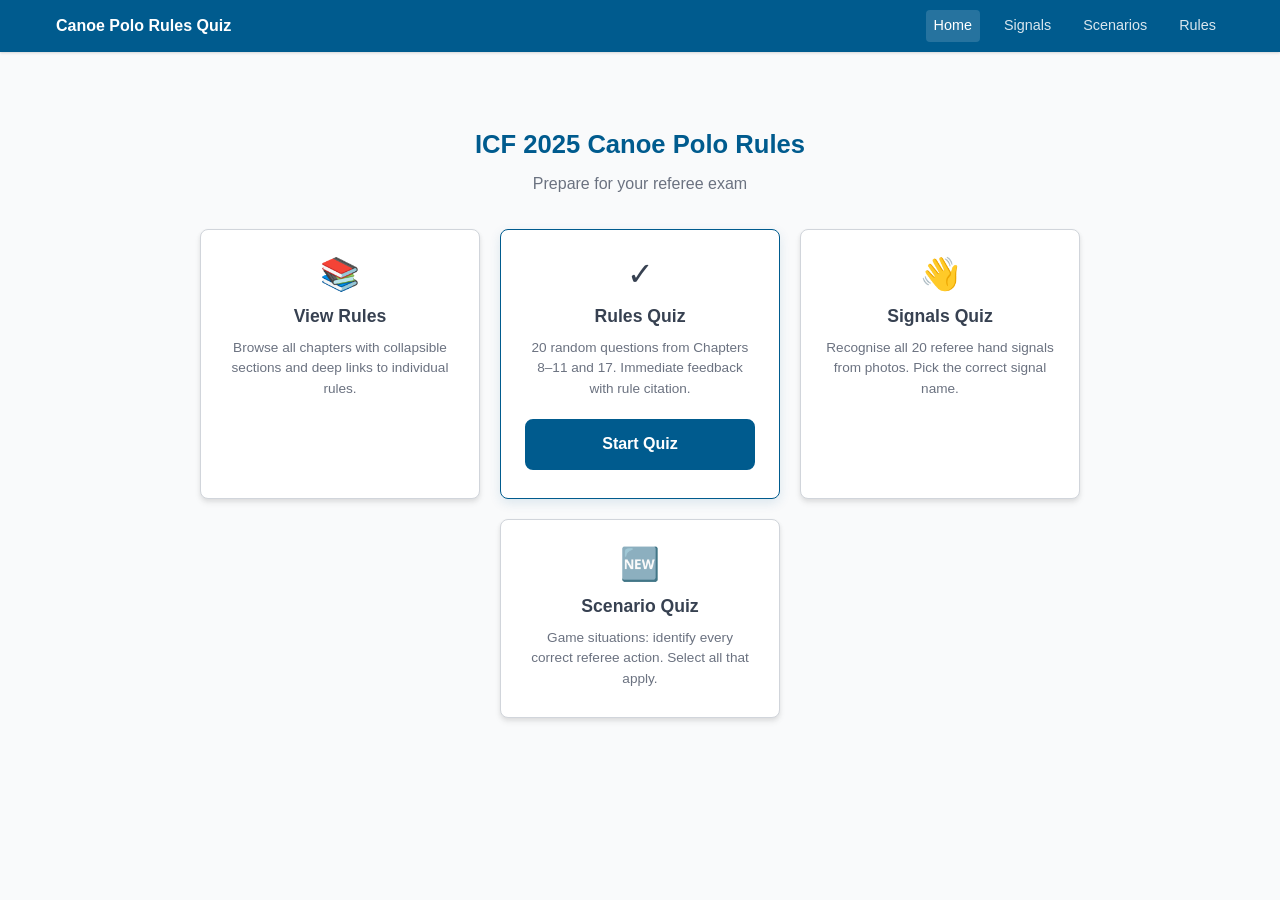
<file: docs/index.html>
<!DOCTYPE html>
<html lang="en">
<head>
  <meta charset="UTF-8">
  <meta name="viewport" content="width=device-width, initial-scale=1.0">
  <title>Canoe Polo Rules Quiz</title>
  <link rel="icon" type="image/svg+xml" href="favicon.svg">
  <link rel="icon" type="image/png" sizes="32x32" href="favicon-32.png">
  <link rel="apple-touch-icon" href="apple-touch-icon.png">
  <link rel="manifest" href="manifest.json">
  <meta name="theme-color" content="#005b8e">
  <meta name="apple-mobile-web-app-capable" content="yes">
  <link rel="stylesheet" href="shared.css">
  <link rel="stylesheet" href="quiz.css">
</head>
<body>
  <header class="site-header">
    <div class="header-inner">
      <a href="index.html" class="logo">Canoe Polo Rules Quiz</a>
      <nav class="site-nav">
        <a href="index.html" class="active">Home</a>
        <a href="signals.html">Signals</a>
        <a href="scenario.html">Scenarios</a>
        <a href="rules.html">Rules</a>
      </nav>
    </div>
  </header>

  <main class="quiz-main" id="quizMain">

    <!-- Start / Home screen -->
    <div id="screenStart" class="screen screen-home">
      <h1 class="home-title">ICF 2025 Canoe Polo Rules</h1>
      <p class="home-subtitle">Prepare for your referee exam</p>
      <div class="home-panels">

        <a href="rules.html" class="home-panel home-panel-link">
          <div class="panel-icon">&#128218;</div>
          <h2>View Rules</h2>
          <p>Browse all chapters with collapsible sections and deep links to individual rules.</p>
        </a>

        <div class="home-panel home-panel-primary">
          <div class="panel-icon">&#10003;</div>
          <h2>Rules Quiz</h2>
          <p>20 random questions from Chapters 8–11 and 17. Immediate feedback with rule citation.</p>
          <button class="btn btn-primary btn-lg" id="btnStart">Start Quiz</button>
        </div>

        <a href="signals.html" class="home-panel home-panel-link">
          <div class="panel-icon">&#128075;</div>
          <h2>Signals Quiz</h2>
          <p>Recognise all 20 referee hand signals from photos. Pick the correct signal name.</p>
        </a>

        <a href="scenario.html" class="home-panel home-panel-link">
          <div class="panel-icon">&#127381;</div>
          <h2>Scenario Quiz</h2>
          <p>Game situations: identify every correct referee action. Select all that apply.</p>
        </a>

      </div>
    </div>

    <!-- Question screen -->
    <div id="screenQuestion" class="screen screen-question" hidden>
      <div class="quiz-progress">
        <div class="progress-text">
          Question <span id="qNum">1</span> of <span id="qTotal">20</span>
        </div>
        <div class="progress-bar" role="progressbar" aria-valuenow="0" aria-valuemin="0" aria-valuemax="20">
          <div class="progress-fill" id="progressFill"></div>
        </div>
      </div>

      <div class="card question-card">
        <div class="question-meta" id="questionMeta"></div>
        <p class="question-text" id="questionText"></p>
        <ul class="options-list" id="optionsList" role="radiogroup" aria-label="Answer options"></ul>
      </div>
    </div>

    <!-- Feedback screen -->
    <div id="screenFeedback" class="screen screen-feedback" hidden>
      <div class="quiz-progress">
        <div class="progress-text">
          Question <span id="fbQNum">1</span> of <span id="fbQTotal">20</span>
        </div>
        <div class="progress-bar">
          <div class="progress-fill" id="fbProgressFill"></div>
        </div>
      </div>

      <div class="card feedback-card" id="feedbackCard">
        <div class="feedback-result" id="feedbackResult"></div>
        <p class="feedback-explanation" id="feedbackExplanation"></p>
        <a class="feedback-rule-link" id="feedbackRuleLink" href="#" target="_blank" rel="noopener" hidden>
          View Rule <span id="feedbackRuleNum"></span> &rarr;
        </a>
      </div>

      <div class="feedback-actions">
        <button class="btn btn-primary" id="btnNext">Next Question</button>
      </div>
    </div>

    <!-- End screen -->
    <div id="screenEnd" class="screen screen-end" hidden>
      <div class="card end-card">
        <h2>Quiz Complete!</h2>
        <div class="score-display">
          <span class="score-fraction" id="scoreFraction"></span>
          <span class="score-percent" id="scorePercent"></span>
        </div>
        <p class="score-message" id="scoreMessage"></p>
        <div class="end-actions">
          <button class="btn btn-primary btn-lg" id="btnRestart">Try Again</button>
          <a class="btn btn-secondary btn-lg" href="rules.html">View Rules</a>
        </div>
      </div>
    </div>

  </main>

  <script src="quiz.js"></script>

  <div id="swUpdateBanner" hidden>
    <span>New version available.</span>
    <button id="swUpdateReload">Reload</button>
  </div>
  <script>
    if ('serviceWorker' in navigator) {
      navigator.serviceWorker.register('/CanoePoloRules/sw.js').then(reg => {
        reg.addEventListener('updatefound', () => {
          const newWorker = reg.installing;
          newWorker.addEventListener('statechange', () => {
            if (newWorker.state === 'installed' && navigator.serviceWorker.controller) {
              document.getElementById('swUpdateBanner').hidden = false;
            }
          });
        });
      });
      document.getElementById('swUpdateReload').addEventListener('click', () => {
        navigator.serviceWorker.getRegistration().then(reg => {
          if (reg && reg.waiting) reg.waiting.postMessage({ type: 'SKIP_WAITING' });
        });
        window.location.reload();
      });
    }
  </script>
</body>
</html>
</file>
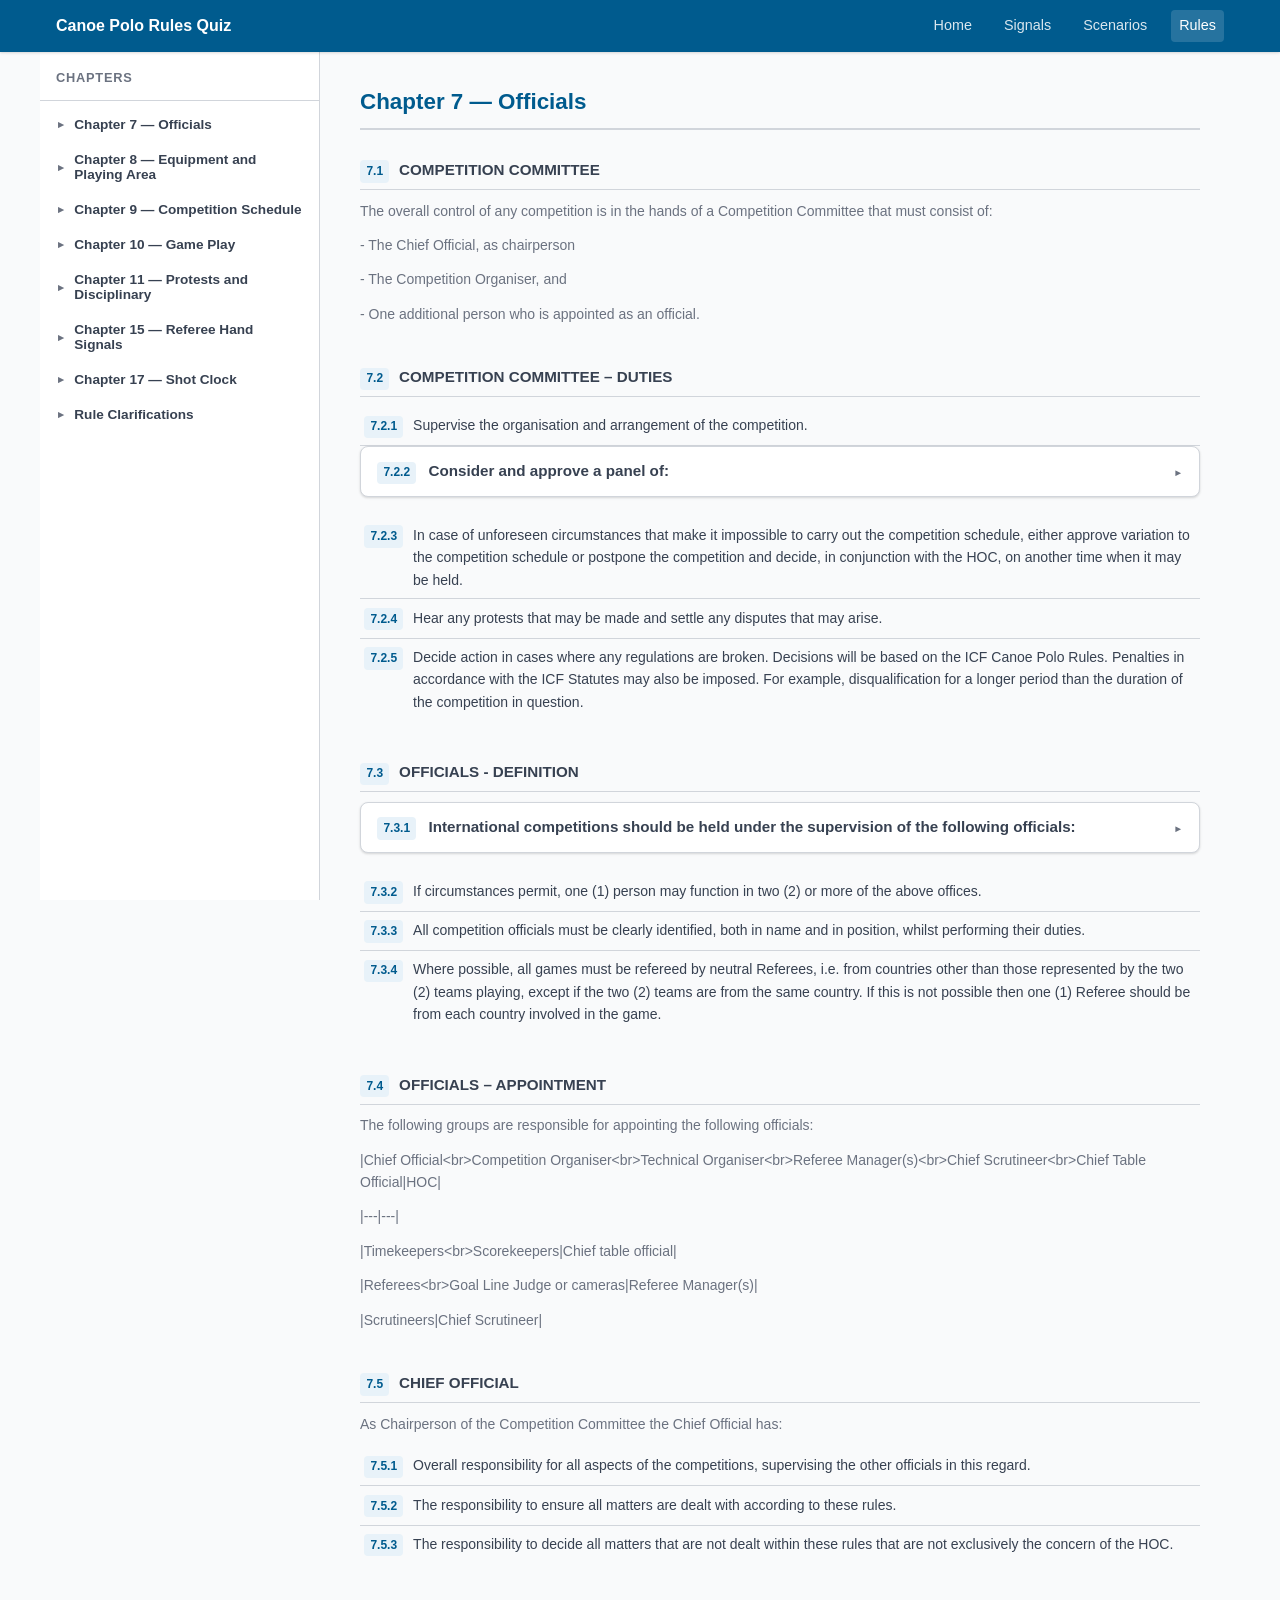
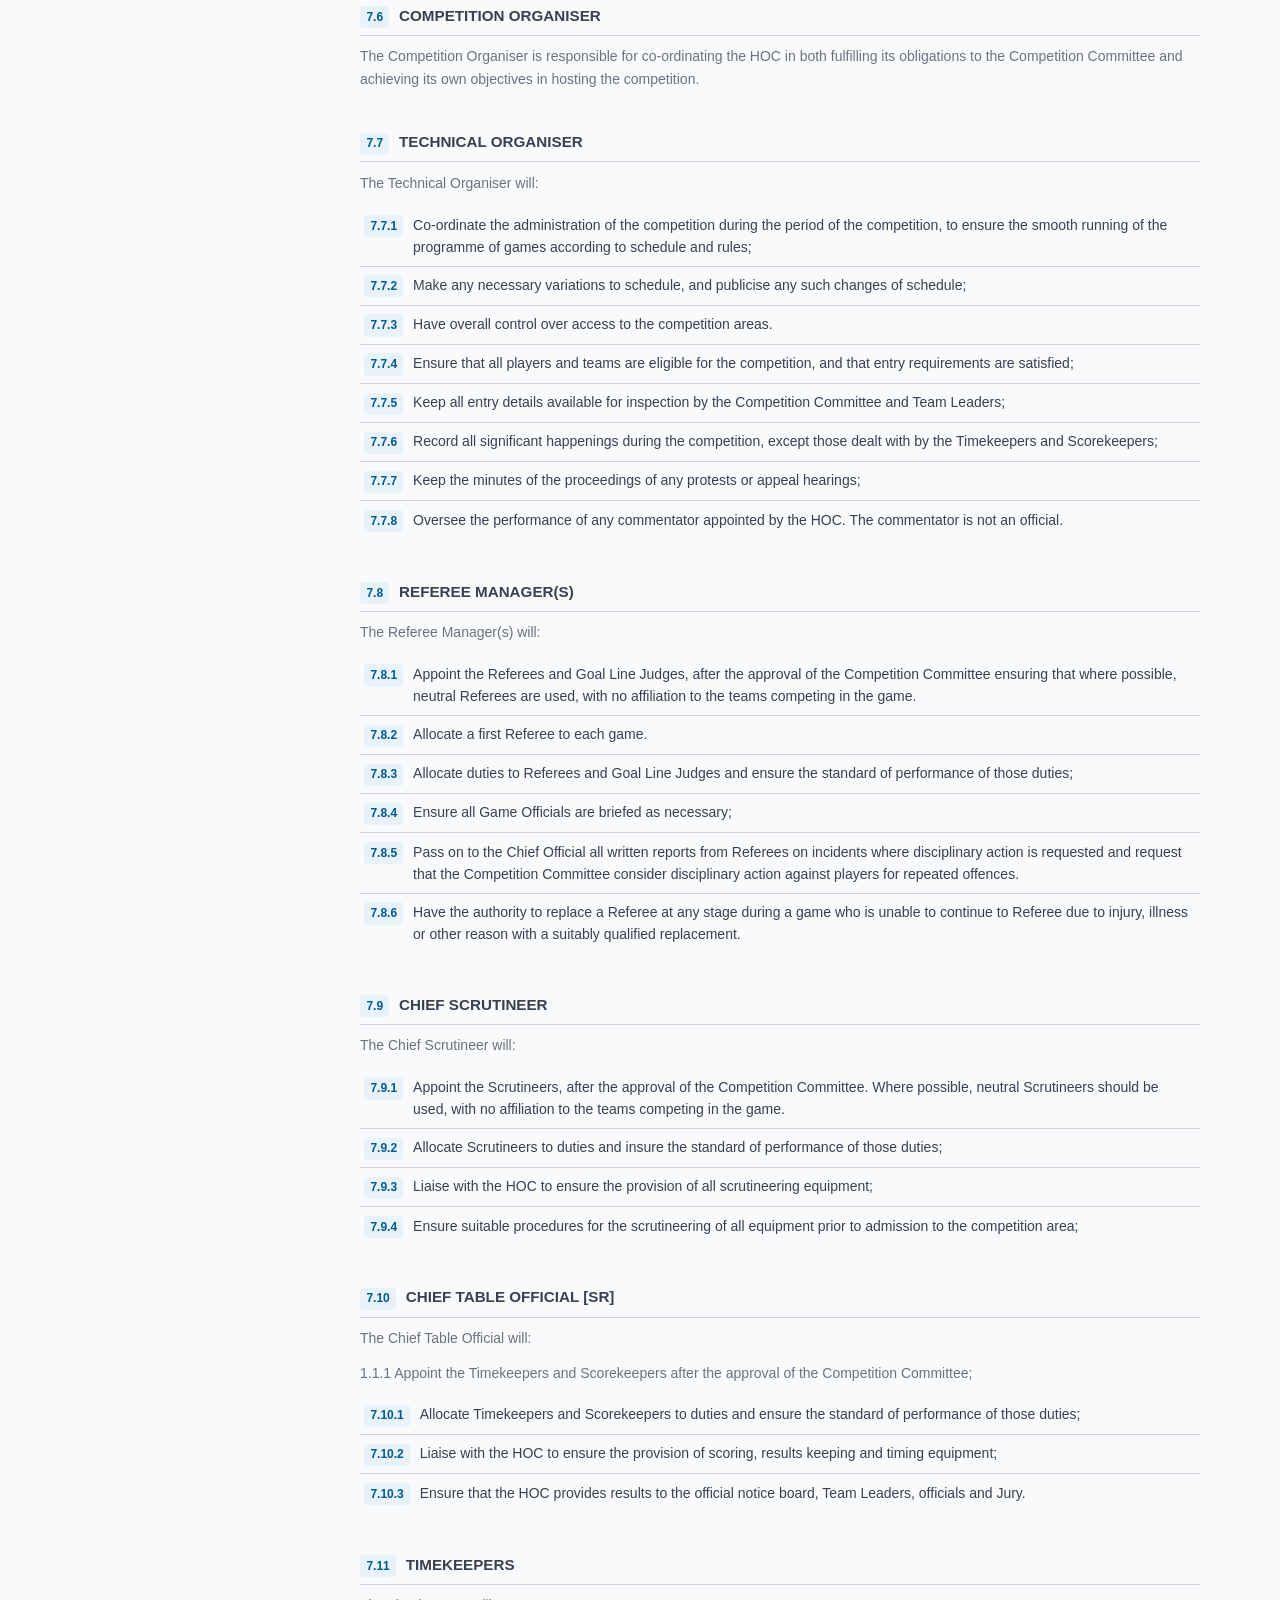
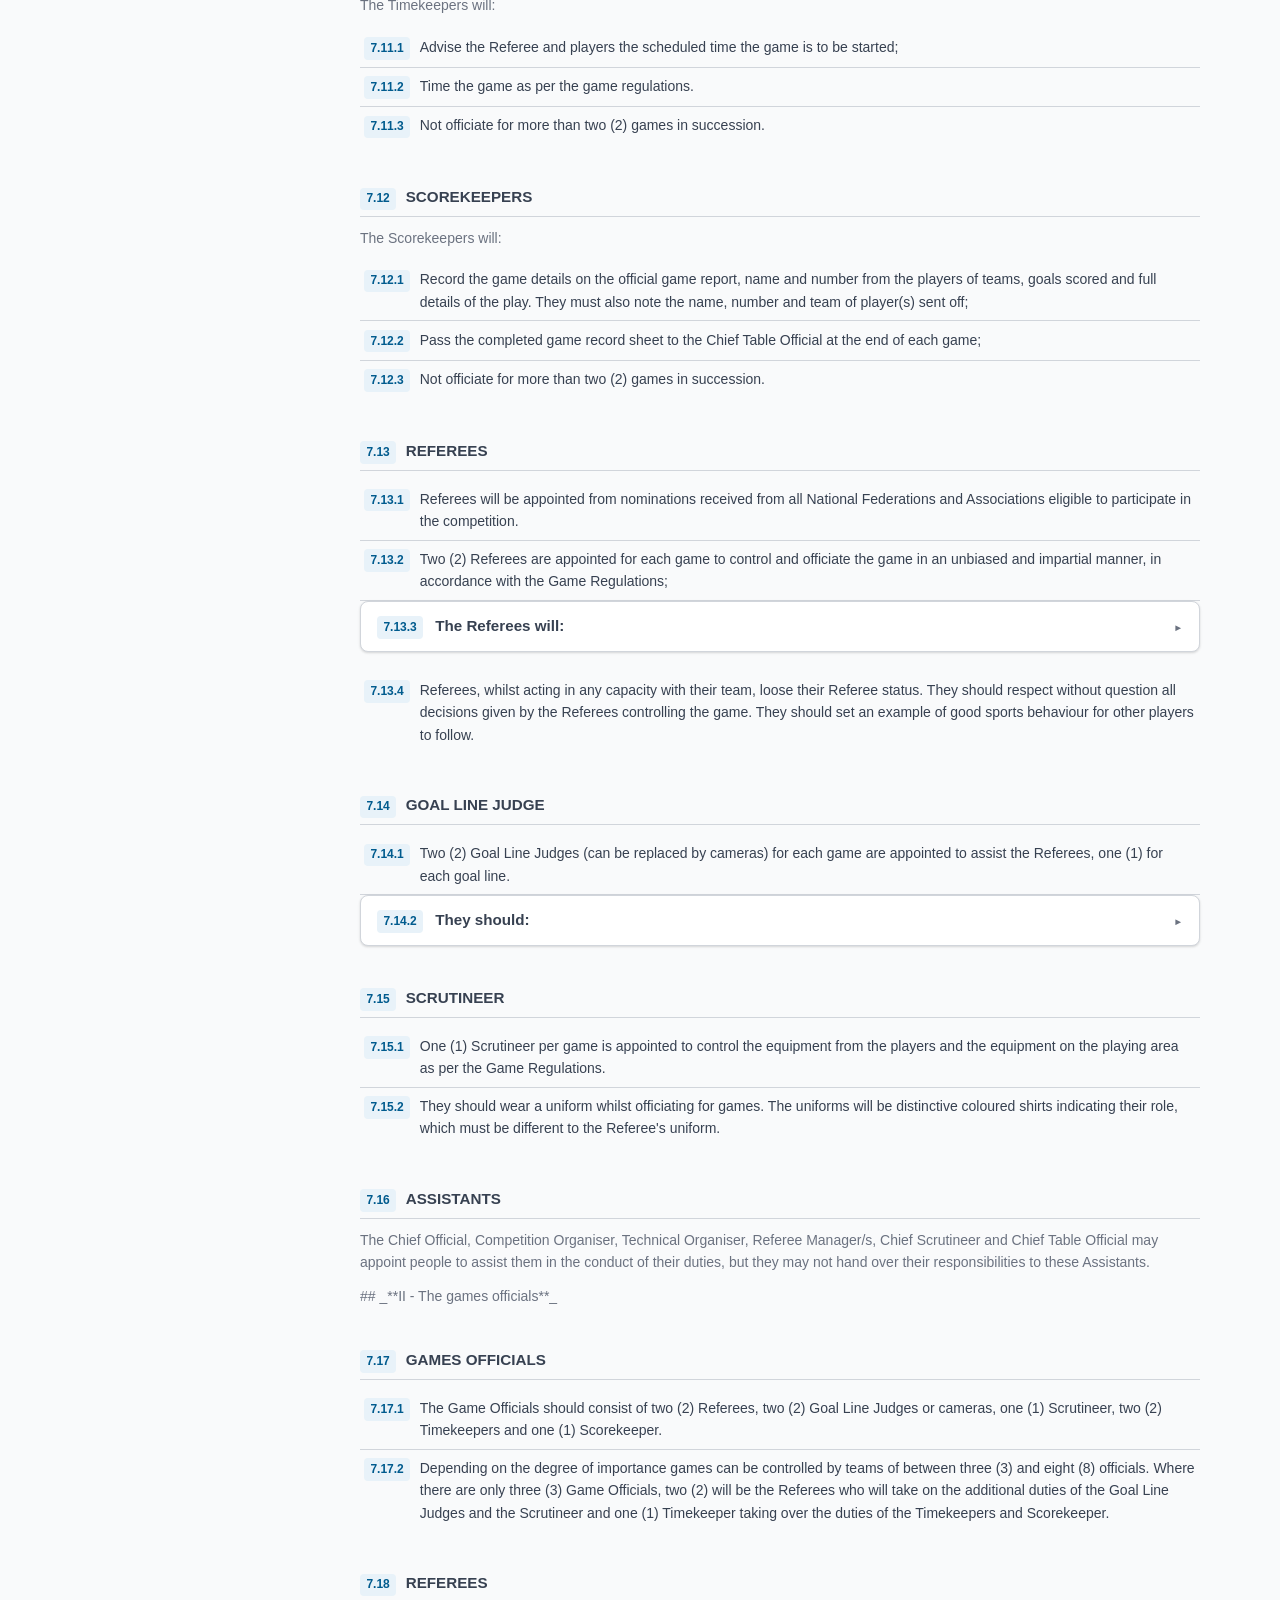
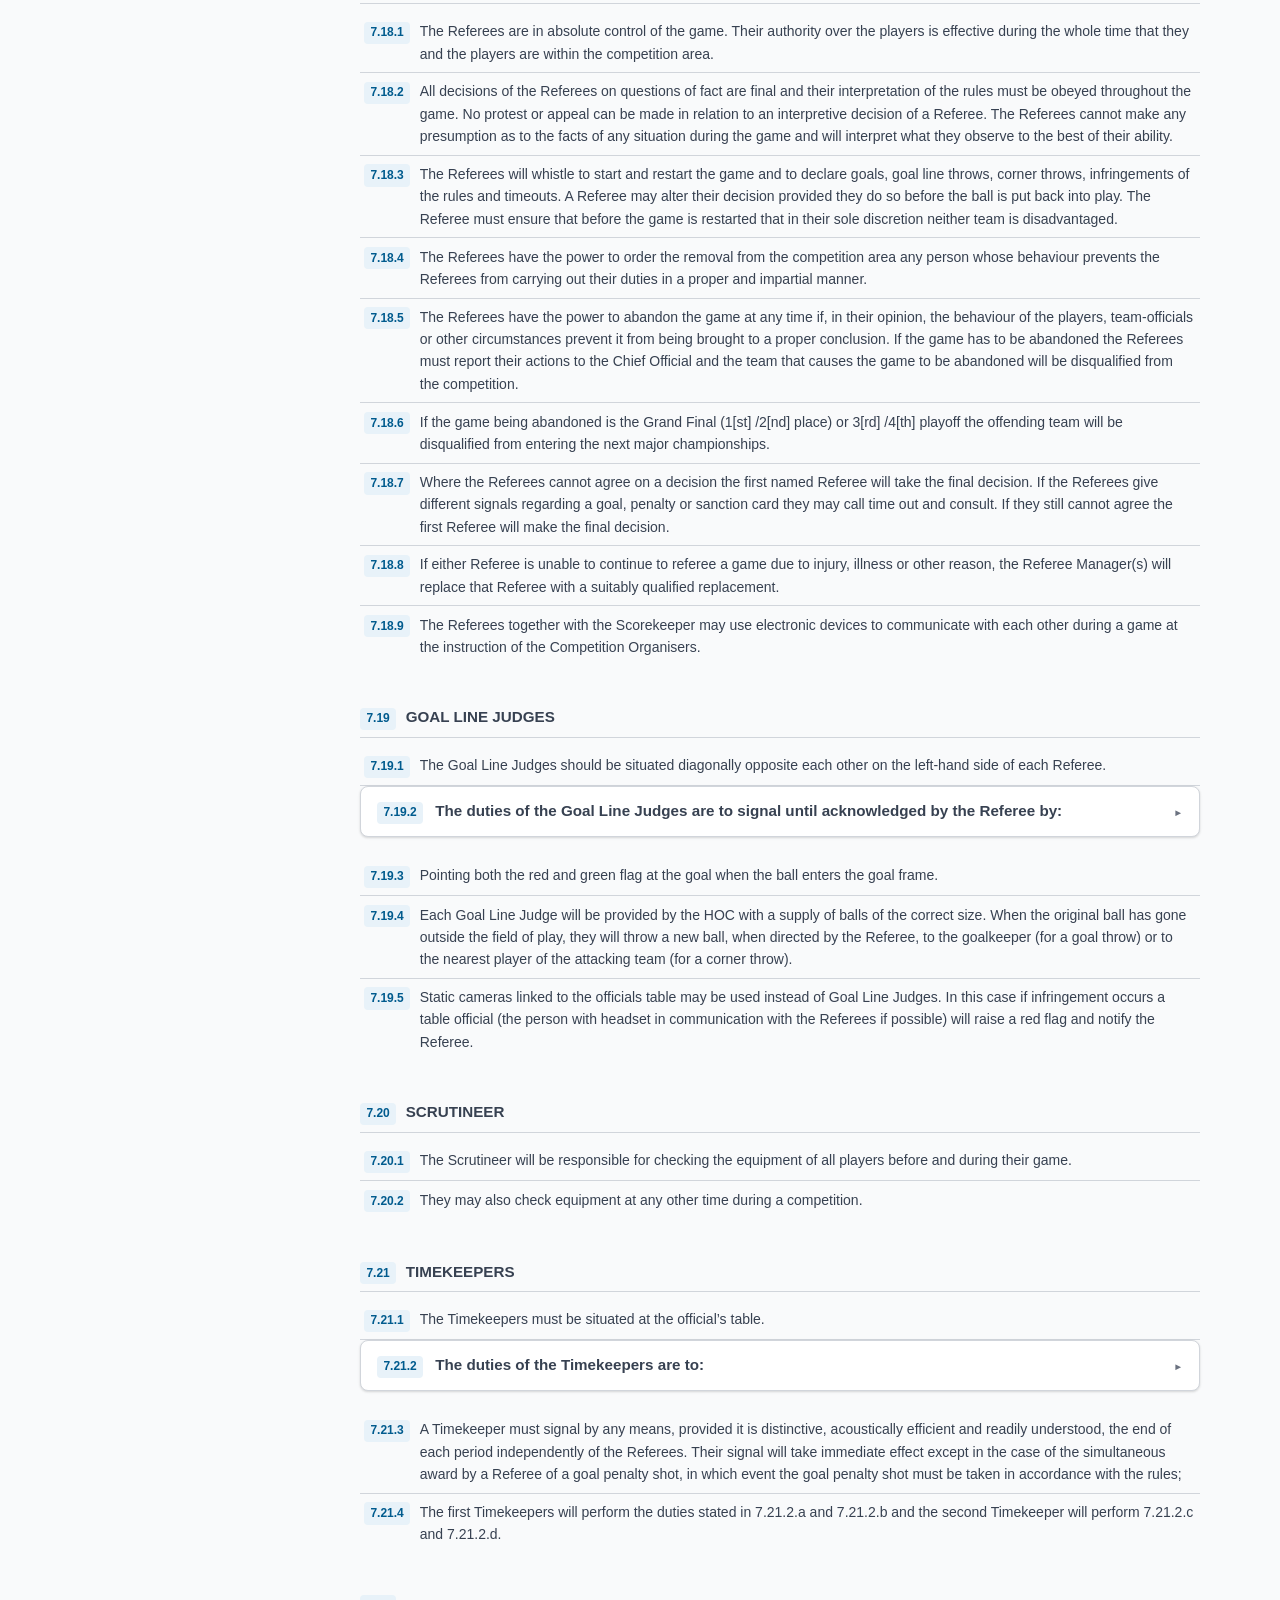
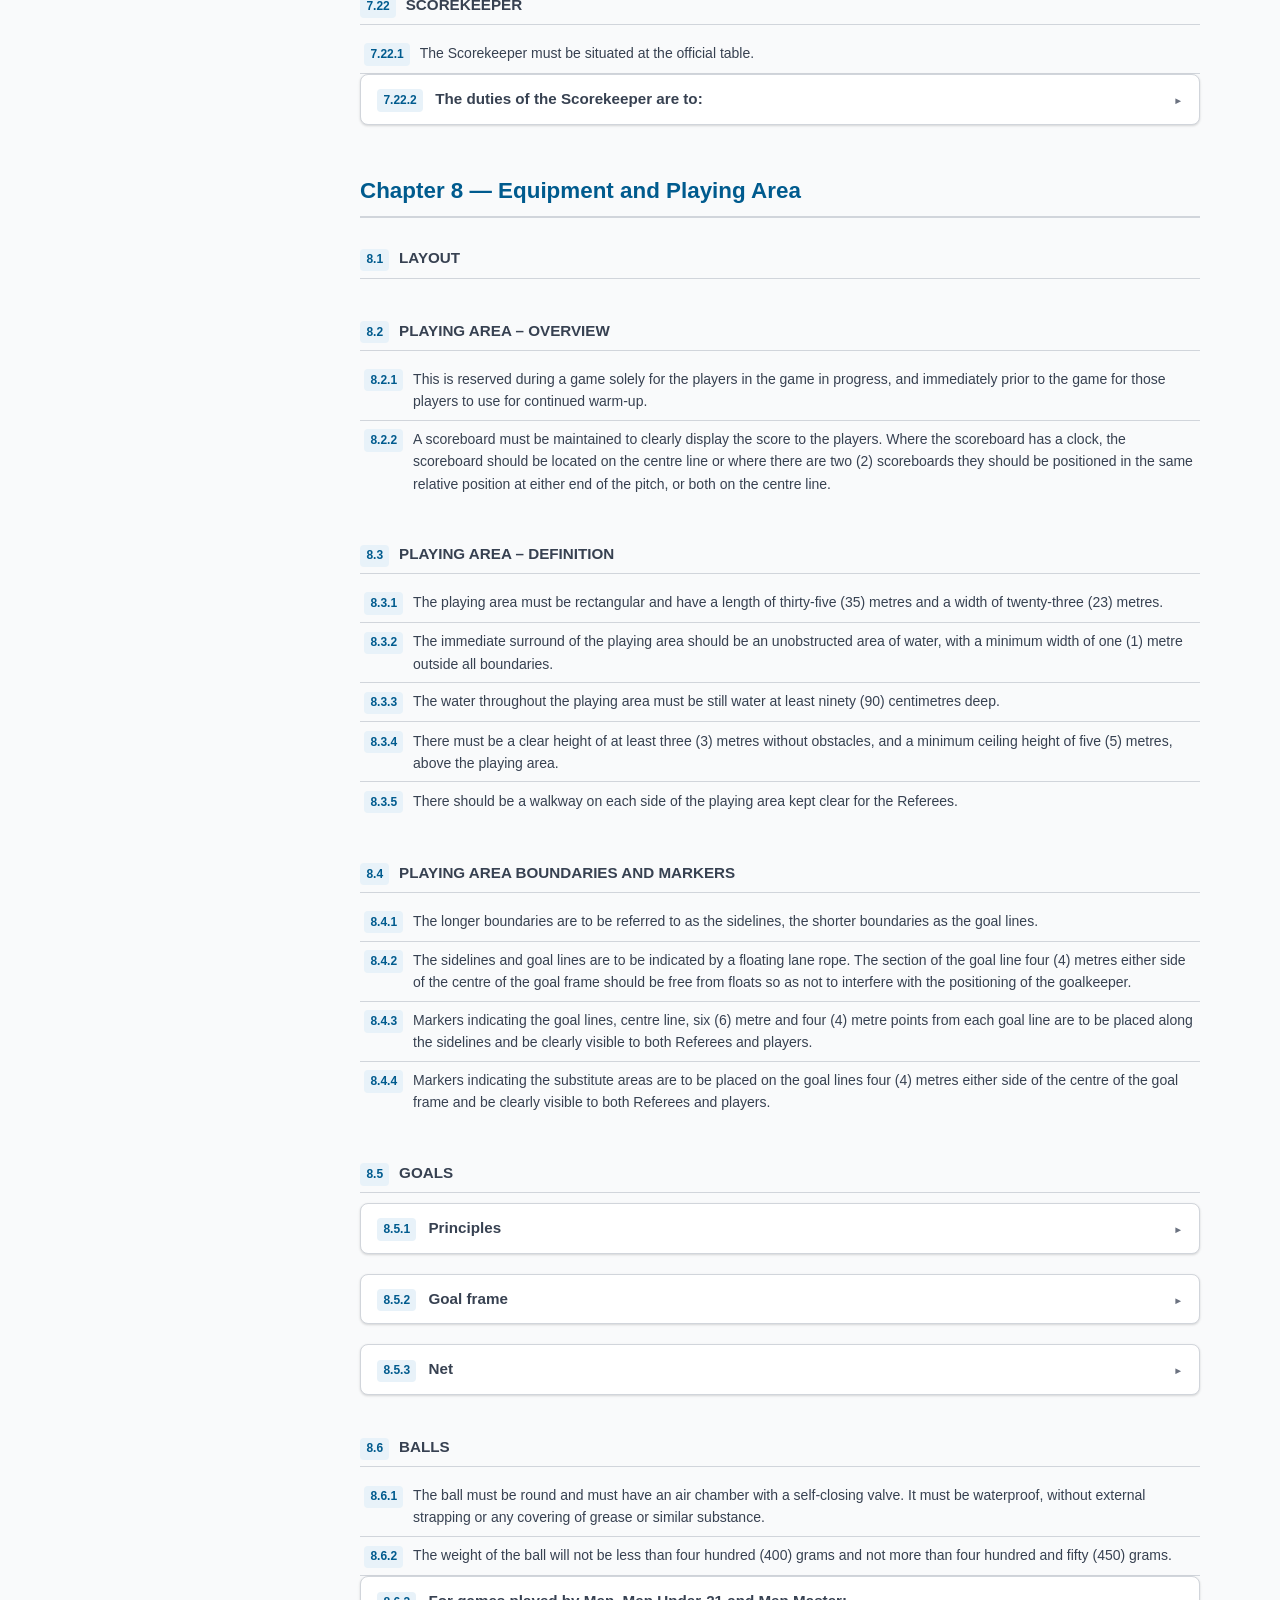
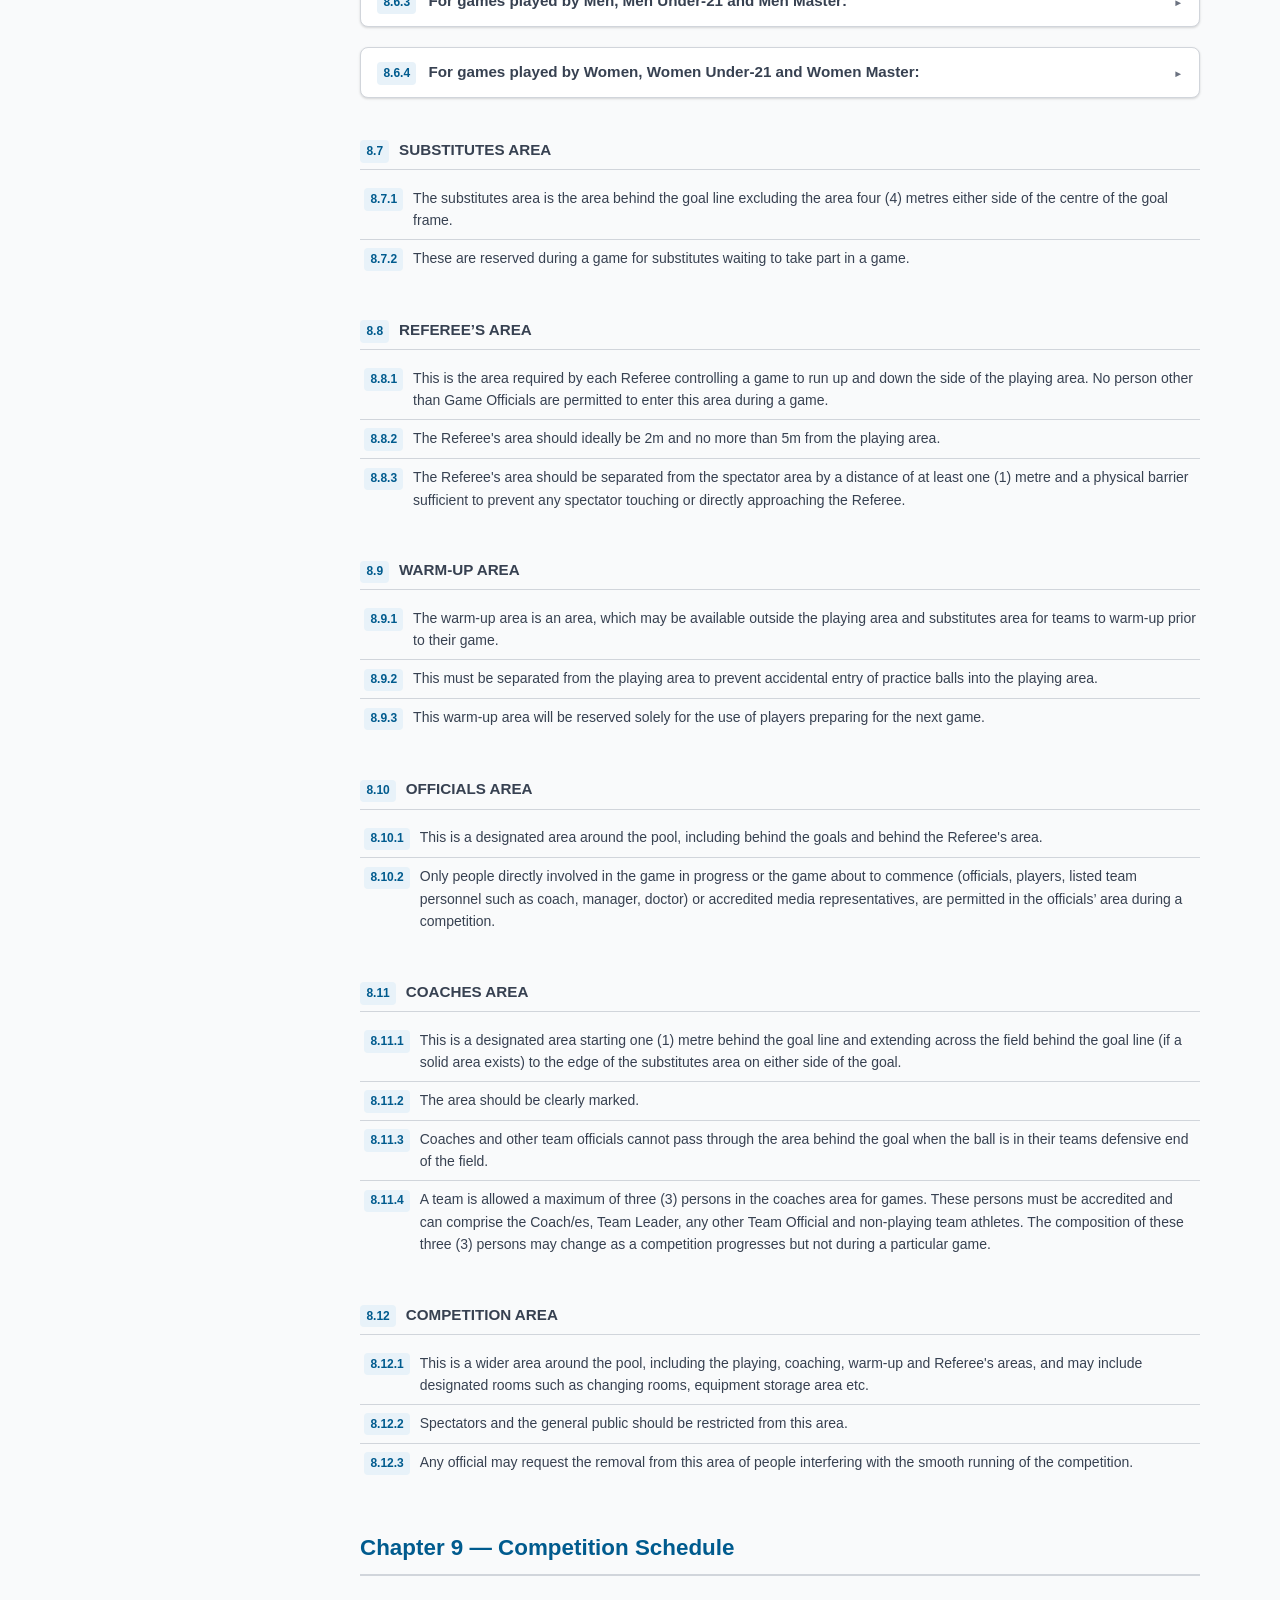
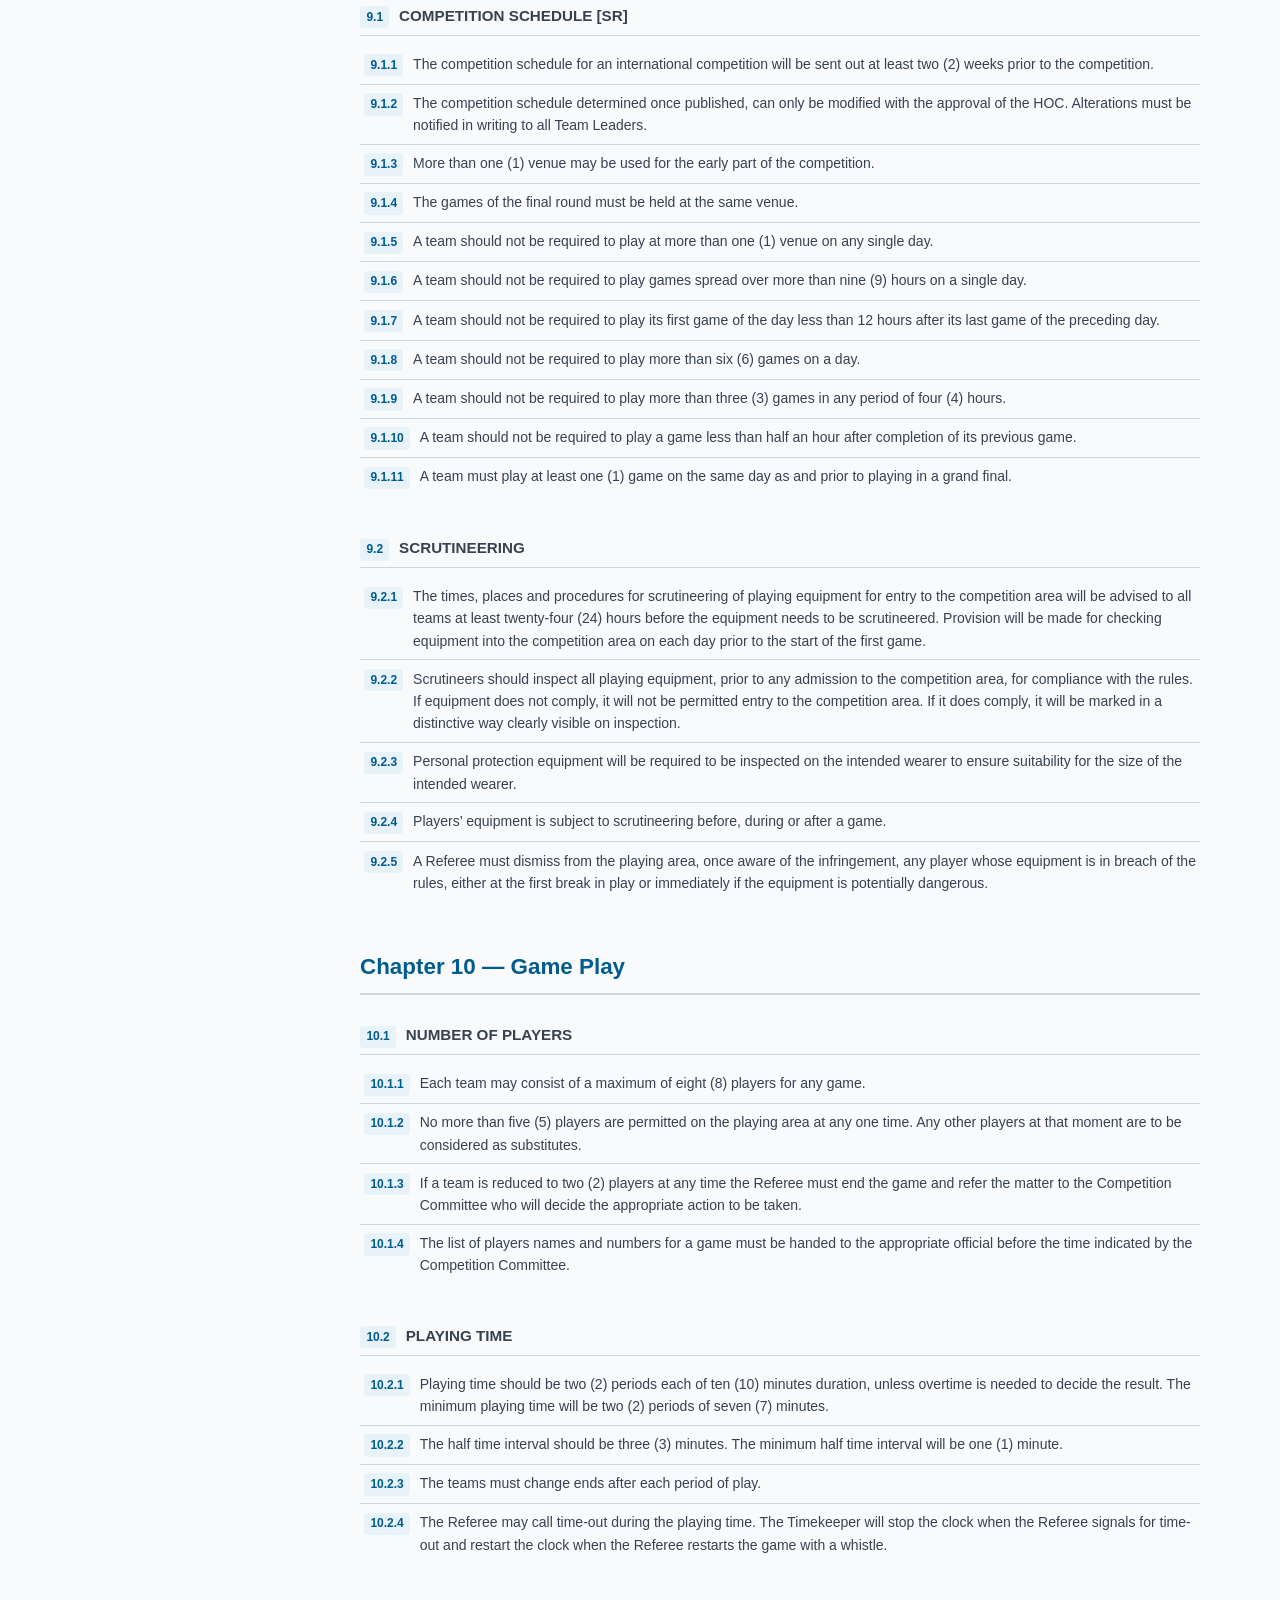
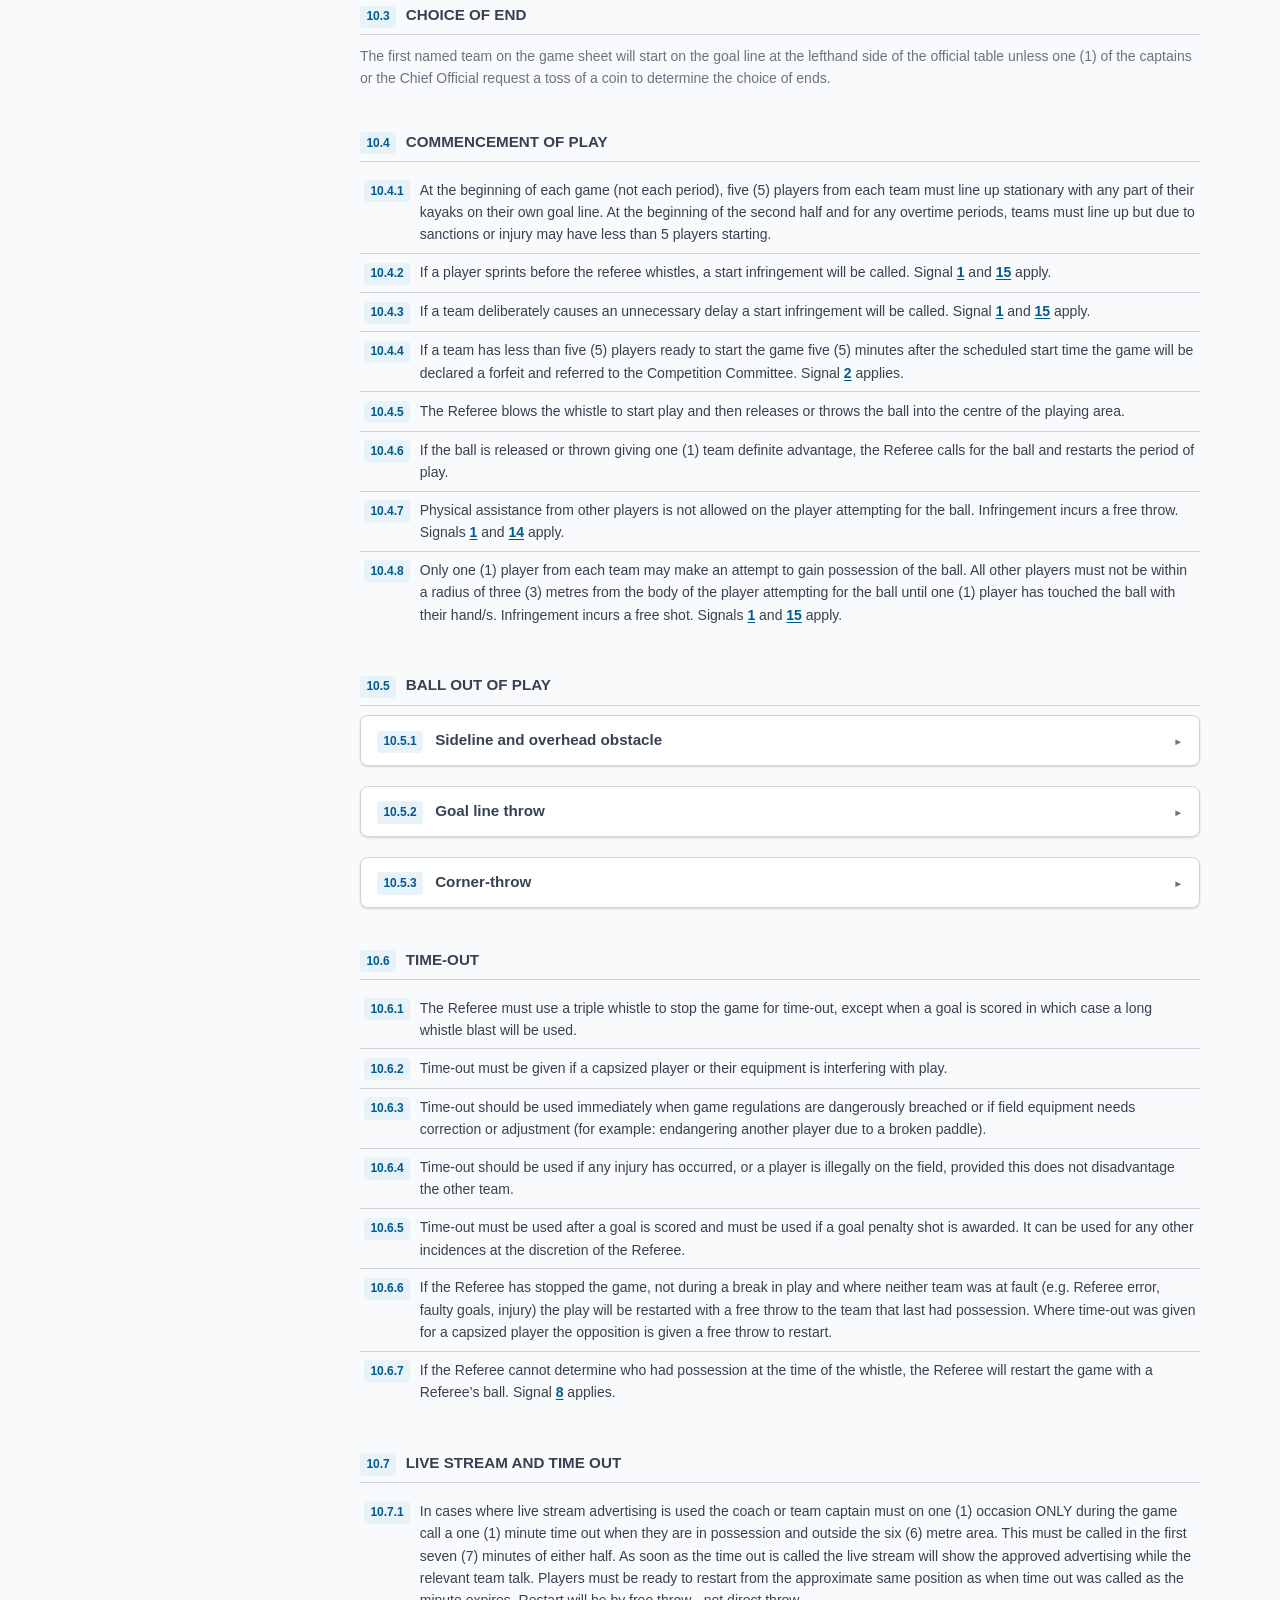
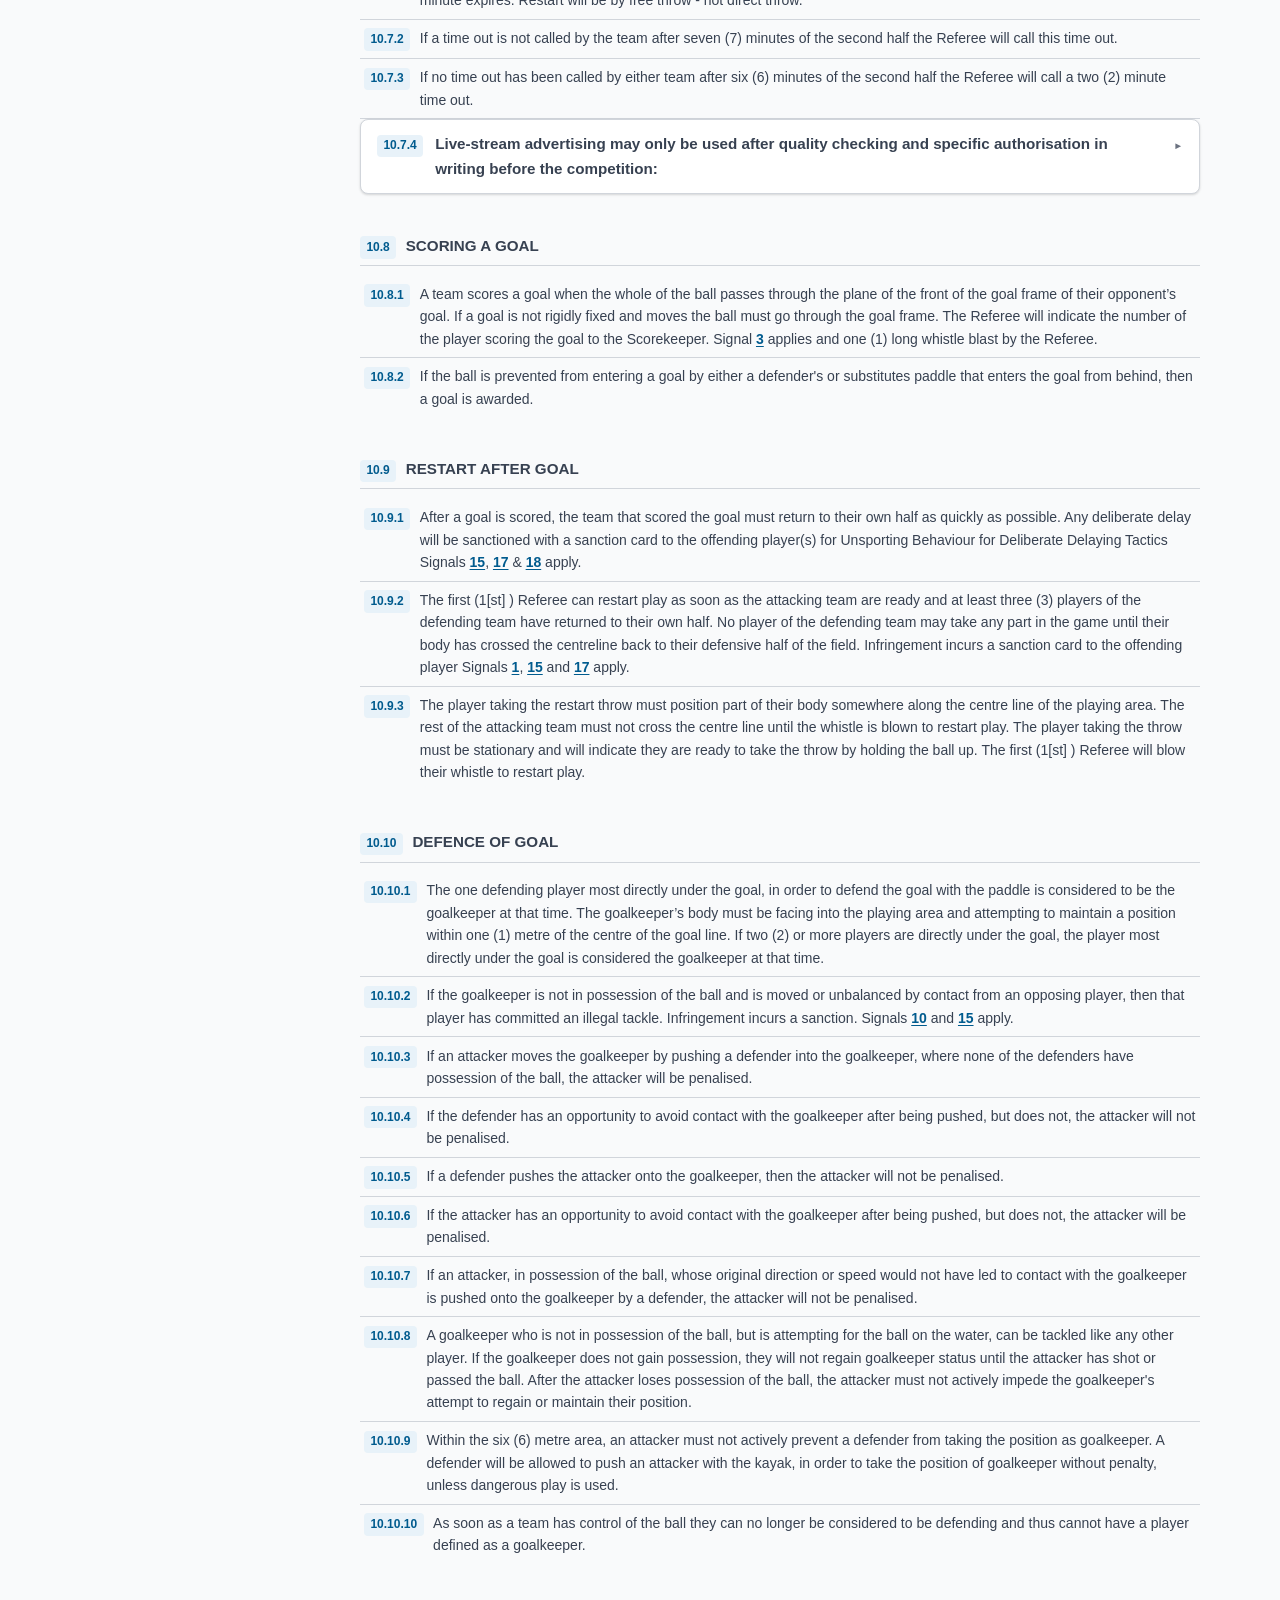
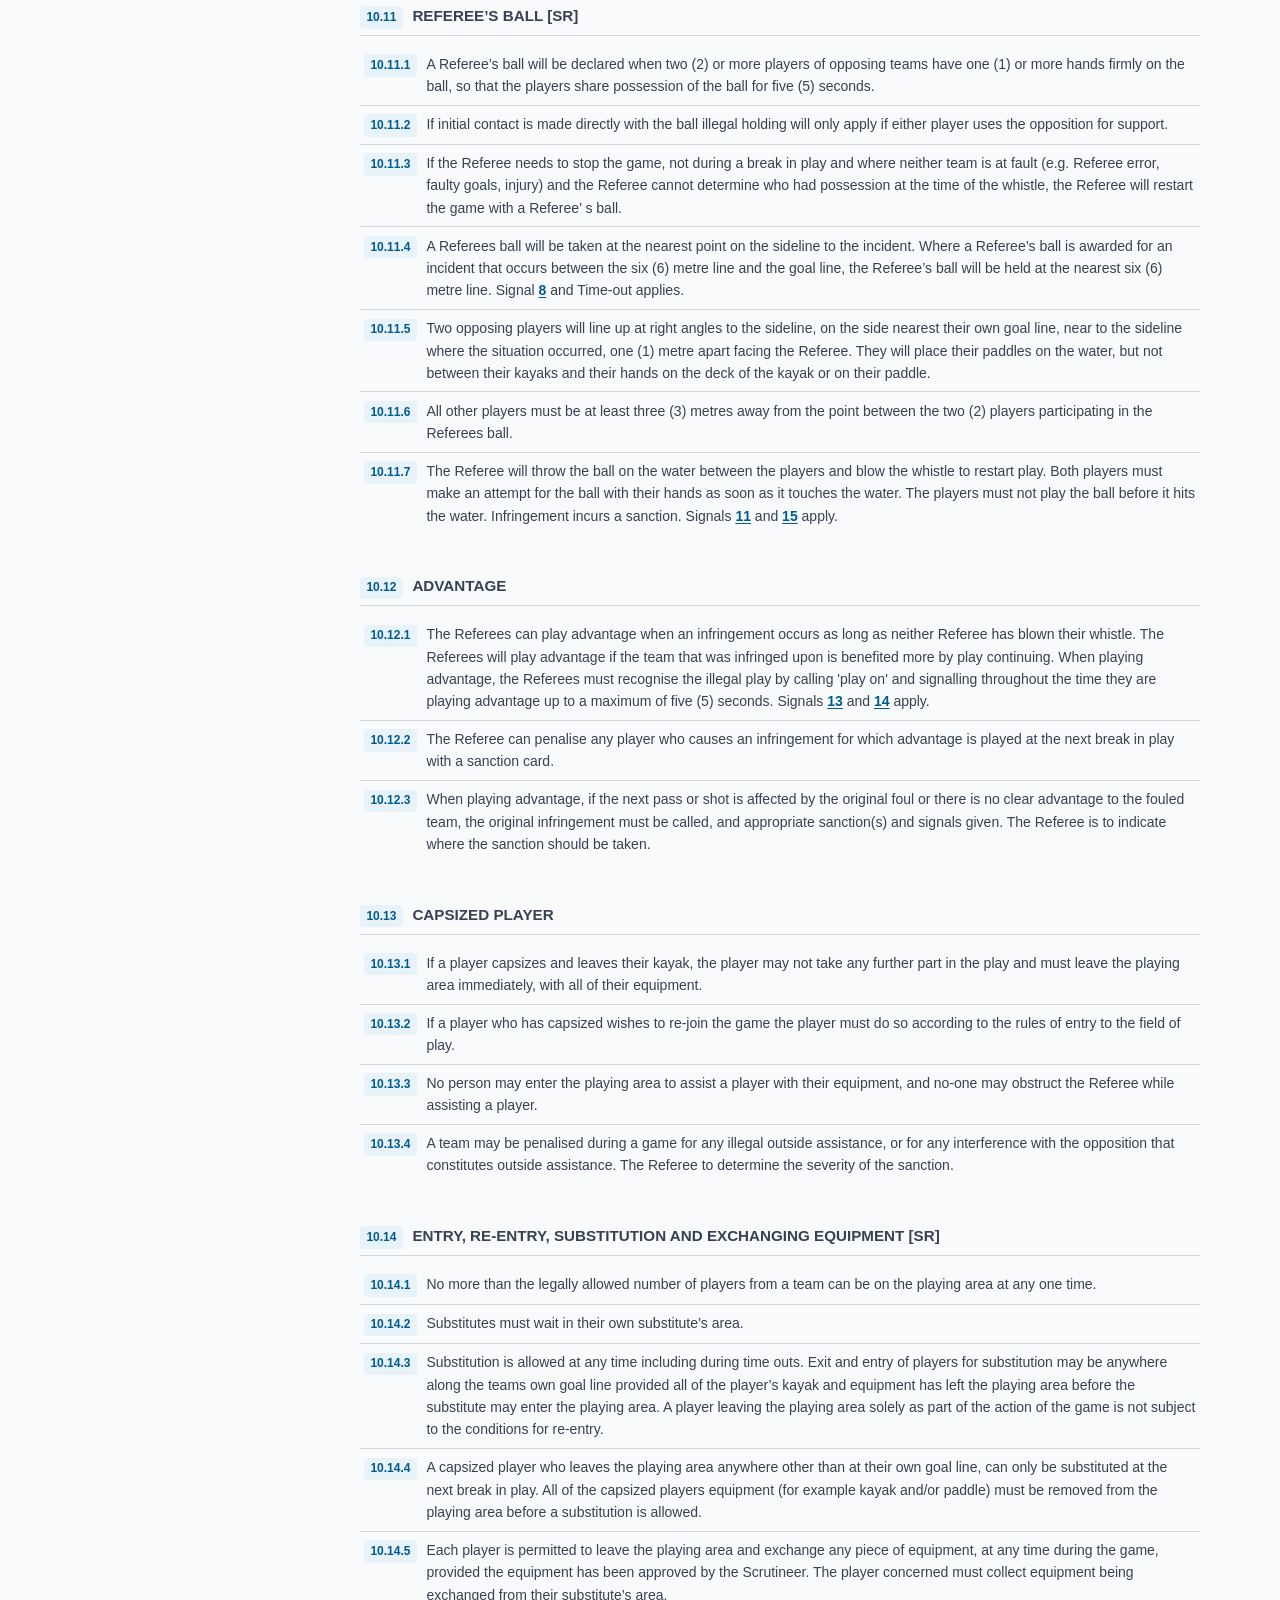
<file: docs/rules.html>
<!DOCTYPE html>
<html lang="en">
<head>
  <meta charset="UTF-8">
  <meta name="viewport" content="width=device-width, initial-scale=1.0">
  <title>ICF Canoe Polo Rules 2025</title>
  <link rel="icon" type="image/svg+xml" href="favicon.svg">
  <link rel="icon" type="image/png" sizes="32x32" href="favicon-32.png">
  <link rel="apple-touch-icon" href="apple-touch-icon.png">
  <link rel="manifest" href="manifest.json">
  <meta name="theme-color" content="#005b8e">
  <meta name="apple-mobile-web-app-capable" content="yes">
  <link rel="stylesheet" href="shared.css">
  <link rel="stylesheet" href="rules.css">
</head>
<body>
  <header class="site-header">
    <div class="header-inner">
      <a href="index.html" class="logo">Canoe Polo Rules Quiz</a>
      <nav class="site-nav">
        <a href="index.html">Home</a>
        <a href="signals.html">Signals</a>
        <a href="scenario.html">Scenarios</a>
        <a href="rules.html" class="active">Rules</a>
      </nav>
    </div>
  </header>

  <main class="rules-main">
    <div class="rules-sidebar" id="rulesSidebar">
      <div class="sidebar-header">
        <h2>Chapters</h2>
        <button class="sidebar-toggle" id="sidebarToggle" aria-label="Toggle sidebar">&#9776;</button>
      </div>
      <nav class="chapter-nav" id="chapterNav" aria-label="Rules navigation">
        <p class="nav-loading" id="navLoading">Loading&hellip;</p>
      </nav>
    </div>

    <div class="rules-content" id="rulesContent">
      <p class="content-loading" id="contentLoading">Loading rules&hellip;</p>
      <div id="rulesBody" class="rules-body" hidden></div>
    </div>
  </main>

  <!-- Mobile drill-down navigation (shown only on portrait mobile via CSS) -->
  <div id="mobileView" hidden>

    <div id="mobileChapterList">
      <p class="mobile-loading" id="mobileLoading">Loading&hellip;</p>
    </div>

    <div id="mobileSectionList" hidden>
      <div class="mobile-nav-bar">
        <button class="mobile-back-btn" id="mobileBackToChapters">&#8592; Chapters</button>
        <h2 class="mobile-chapter-heading" id="mobileChapterHeading"></h2>
      </div>
      <ul class="mobile-section-list" id="mobileSectionItems"></ul>
    </div>

    <div id="mobileRuleView" hidden>
      <div class="mobile-nav-bar">
        <button class="mobile-back-btn" id="mobileBackToSections">&#8592; <span id="mobileBackChapterName"></span></button>
        <h2 class="mobile-chapter-heading" id="mobileRuleHeading"></h2>
      </div>
      <div id="mobileRuleContent" class="mobile-rule-content"></div>
    </div>

  </div>

  <script src="rules.js"></script>

  <div id="swUpdateBanner" hidden>
    <span>New version available.</span>
    <button id="swUpdateReload">Reload</button>
  </div>
  <script>
    if ('serviceWorker' in navigator) {
      navigator.serviceWorker.register('/CanoePoloRules/sw.js').then(reg => {
        reg.addEventListener('updatefound', () => {
          const newWorker = reg.installing;
          newWorker.addEventListener('statechange', () => {
            if (newWorker.state === 'installed' && navigator.serviceWorker.controller) {
              document.getElementById('swUpdateBanner').hidden = false;
            }
          });
        });
      });
      document.getElementById('swUpdateReload').addEventListener('click', () => {
        navigator.serviceWorker.getRegistration().then(reg => {
          if (reg && reg.waiting) reg.waiting.postMessage({ type: 'SKIP_WAITING' });
        });
        window.location.reload();
      });
    }
  </script>
</body>
</html>
</file>
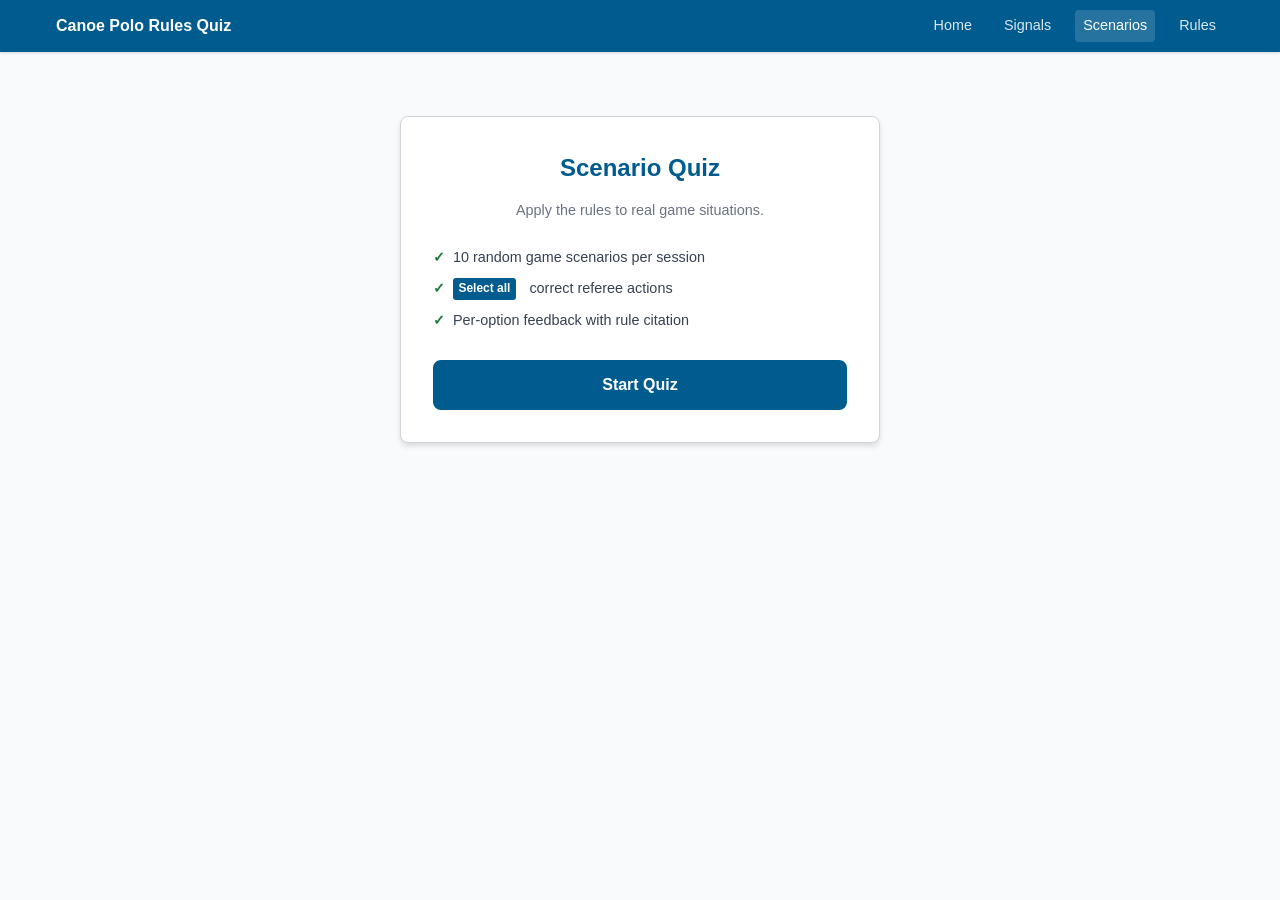
<file: docs/scenario.html>
<!DOCTYPE html>
<html lang="en">
<head>
  <meta charset="UTF-8">
  <meta name="viewport" content="width=device-width, initial-scale=1.0">
  <title>Scenario Quiz — Canoe Polo</title>
  <link rel="icon" type="image/svg+xml" href="favicon.svg">
  <link rel="icon" type="image/png" sizes="32x32" href="favicon-32.png">
  <link rel="apple-touch-icon" href="apple-touch-icon.png">
  <link rel="manifest" href="manifest.json">
  <meta name="theme-color" content="#005b8e">
  <meta name="apple-mobile-web-app-capable" content="yes">
  <link rel="stylesheet" href="shared.css">
  <link rel="stylesheet" href="quiz.css">
  <link rel="stylesheet" href="scenario.css">
</head>
<body>
  <header class="site-header">
    <div class="header-inner">
      <a href="index.html" class="logo">Canoe Polo Rules Quiz</a>
      <nav class="site-nav">
        <a href="index.html">Home</a>
        <a href="signals.html">Signals</a>
        <a href="scenario.html" class="active">Scenarios</a>
        <a href="rules.html">Rules</a>
      </nav>
    </div>
  </header>

  <main class="quiz-main" id="quizMain">

    <!-- Start screen -->
    <div id="scnStart" class="screen screen-start">
      <div class="card start-card">
        <h1>Scenario Quiz</h1>
        <p class="subtitle">Apply the rules to real game situations.</p>
        <ul class="quiz-info">
          <li><span class="info-icon">&#10003;</span> 10 random game scenarios per session</li>
          <li><span class="info-icon">&#10003;</span> <span class="scenario-tag">Select all</span> correct referee actions</li>
          <li><span class="info-icon">&#10003;</span> Per-option feedback with rule citation</li>
        </ul>
        <button class="btn btn-primary btn-lg" id="btnScnStart" disabled>Start Quiz</button>
      </div>
    </div>

    <!-- Question screen -->
    <div id="scnQuestion" class="screen screen-question" hidden>
      <div class="quiz-progress">
        <div class="progress-text">
          Question <span id="scnNum">1</span> of <span id="scnTotal">10</span>
        </div>
        <div class="progress-bar" role="progressbar" aria-valuenow="0" aria-valuemin="0" aria-valuemax="10">
          <div class="progress-fill" id="scnProgressFill"></div>
        </div>
      </div>

      <div class="card question-card">
        <div class="question-meta" id="scnQuestionMeta"></div>
        <p class="situation-text" id="scnSituationText"></p>
        <p class="question-prompt">What should the referee do? Select all that apply.</p>
        <ul class="options-list" id="scnOptionsList" role="group" aria-label="Answer options"></ul>
        <div class="check-actions">
          <button class="btn btn-primary" id="btnScnCheck" disabled>Check Answer</button>
          <span class="check-hint">Select one or more options above</span>
        </div>
      </div>
    </div>

    <!-- Feedback screen -->
    <div id="scnFeedback" class="screen screen-feedback" hidden>
      <div class="quiz-progress">
        <div class="progress-text">
          Question <span id="fbScnNum">1</span> of <span id="fbScnTotal">10</span>
        </div>
        <div class="progress-bar">
          <div class="progress-fill" id="fbScnProgressFill"></div>
        </div>
      </div>

      <div class="card feedback-card" id="scnFeedbackCard">
        <div class="feedback-result" id="scnFeedbackResult"></div>
        <p class="feedback-explanation" id="scnFeedbackExplanation"></p>
        <a class="feedback-rule-link" id="scnFeedbackRuleLink" href="#" target="_blank" rel="noopener" hidden>
          View Rule <span id="scnFeedbackRuleNum"></span> &rarr;
        </a>
      </div>

      <div class="feedback-actions">
        <button class="btn btn-primary" id="btnScnNext">Next Question</button>
      </div>
    </div>

    <!-- End screen -->
    <div id="scnEnd" class="screen screen-end" hidden>
      <div class="card end-card">
        <h2>Quiz Complete!</h2>
        <div class="score-display">
          <span class="score-fraction" id="scnScoreFraction"></span>
          <span class="score-percent" id="scnScorePercent"></span>
        </div>
        <p class="score-message" id="scnScoreMessage"></p>
        <div class="end-actions">
          <button class="btn btn-primary btn-lg" id="btnScnRestart">Try Again</button>
          <a class="btn btn-secondary btn-lg" href="index.html">Home</a>
        </div>
      </div>
    </div>

  </main>

  <script src="scenario.js"></script>

  <div id="swUpdateBanner" hidden>
    <span>New version available.</span>
    <button id="swUpdateReload">Reload</button>
  </div>
  <script>
    if ('serviceWorker' in navigator) {
      navigator.serviceWorker.register('/CanoePoloRules/sw.js').then(reg => {
        reg.addEventListener('updatefound', () => {
          const newWorker = reg.installing;
          newWorker.addEventListener('statechange', () => {
            if (newWorker.state === 'installed' && navigator.serviceWorker.controller) {
              document.getElementById('swUpdateBanner').hidden = false;
            }
          });
        });
      });
      document.getElementById('swUpdateReload').addEventListener('click', () => {
        navigator.serviceWorker.getRegistration().then(reg => {
          if (reg && reg.waiting) reg.waiting.postMessage({ type: 'SKIP_WAITING' });
        });
        window.location.reload();
      });
    }
  </script>
</body>
</html>
</file>
<file: docs/shared.css>
/* shared.css — Common styles across quiz and rules pages */

*, *::before, *::after {
  box-sizing: border-box;
  margin: 0;
  padding: 0;
}

:root {
  --color-primary: #005b8e;
  --color-primary-dark: #003f63;
  --color-accent: #f0a500;
  --color-correct: #1a7a3b;
  --color-correct-bg: #e6f4ec;
  --color-incorrect: #b91c1c;
  --color-incorrect-bg: #fde8e8;
  --color-missed:    #b45309;
  --color-missed-bg: #fef3c7;
  --color-neutral: #374151;
  --color-muted: #6b7280;
  --color-border: #d1d5db;
  --color-bg: #f9fafb;
  --color-surface: #ffffff;
  --radius: 8px;
  --shadow: 0 1px 3px rgba(0,0,0,0.1), 0 1px 2px rgba(0,0,0,0.06);
  --shadow-md: 0 4px 6px rgba(0,0,0,0.07), 0 2px 4px rgba(0,0,0,0.06);
  --font: -apple-system, BlinkMacSystemFont, "Segoe UI", Roboto, Helvetica, Arial, sans-serif;
}

body {
  font-family: var(--font);
  color: var(--color-neutral);
  background: var(--color-bg);
  min-height: 100vh;
  line-height: 1.6;
}

/* ── Header ── */
.site-header {
  background: var(--color-primary);
  color: #fff;
  box-shadow: var(--shadow);
  position: sticky;
  top: 0;
  z-index: 100;
}

.header-inner {
  max-width: 1200px;
  margin: 0 auto;
  padding: 0 1rem;
  height: 52px;
  display: flex;
  align-items: center;
  gap: 1.5rem;
}

.logo {
  font-size: 1rem;
  font-weight: 700;
  color: #fff;
  text-decoration: none;
  white-space: nowrap;
}

.logo:hover {
  color: var(--color-accent);
}

.site-nav {
  display: flex;
  gap: 1rem;
  margin-left: auto;
}

.site-nav a {
  color: rgba(255,255,255,0.85);
  text-decoration: none;
  font-size: 0.9rem;
  padding: 0.25rem 0.5rem;
  border-radius: 4px;
  transition: background 0.15s, color 0.15s;
}

.site-nav a:hover,
.site-nav a.active {
  background: rgba(255,255,255,0.15);
  color: #fff;
}

/* ── Utility ── */
.visually-hidden {
  position: absolute;
  width: 1px;
  height: 1px;
  overflow: hidden;
  clip: rect(0,0,0,0);
  white-space: nowrap;
}

button {
  cursor: pointer;
  font-family: var(--font);
}

/* Ensure the hidden attribute always wins over display rules */
[hidden] {
  display: none !important;
}

/* ── SW Update Banner ── */
#swUpdateBanner {
  position: fixed;
  bottom: 0;
  left: 0;
  right: 0;
  background: var(--color-primary);
  color: #fff;
  display: flex;
  align-items: center;
  justify-content: space-between;
  padding: 0.75rem 1.25rem;
  font-size: 0.875rem;
  z-index: 9999;
}

#swUpdateReload {
  background: #fff;
  color: var(--color-primary);
  border: none;
  border-radius: 4px;
  padding: 0.375rem 0.75rem;
  font-size: 0.8rem;
  font-weight: 600;
  cursor: pointer;
  flex-shrink: 0;
}
</file>
<file: docs/quiz.css>
/* quiz.css — Quiz app styles */

.quiz-main {
  max-width: 700px;
  margin: 0 auto;
  padding: 2rem 1rem 3rem;
}

.quiz-main:has(.screen-home) {
  max-width: 960px;
}

/* ── Screens ── */
.screen {}

/* ── Cards ── */
.card {
  background: var(--color-surface);
  border: 1px solid var(--color-border);
  border-radius: var(--radius);
  box-shadow: var(--shadow-md);
  padding: 2rem;
}

/* ── Start screen ── */
.screen-start {
  display: flex;
  justify-content: center;
  padding-top: 2rem;
}

.start-card {
  max-width: 480px;
  width: 100%;
  text-align: center;
}

.start-card h1 {
  font-size: 1.5rem;
  font-weight: 700;
  color: var(--color-primary);
  margin-bottom: 0.75rem;
}

.subtitle {
  color: var(--color-muted);
  font-size: 0.9rem;
  margin-bottom: 1.5rem;
}

.quiz-info {
  list-style: none;
  text-align: left;
  margin-bottom: 1.75rem;
  display: flex;
  flex-direction: column;
  gap: 0.5rem;
}

.quiz-info li {
  font-size: 0.9rem;
  color: var(--color-neutral);
  display: flex;
  align-items: center;
  gap: 0.5rem;
}

.info-icon {
  color: var(--color-correct);
  font-weight: 700;
}

/* ── Progress ── */
.quiz-progress {
  margin-bottom: 1rem;
}

.progress-text {
  font-size: 0.8rem;
  color: var(--color-muted);
  margin-bottom: 0.4rem;
}

.progress-bar {
  height: 6px;
  background: var(--color-border);
  border-radius: 3px;
  overflow: hidden;
}

.progress-fill {
  height: 100%;
  background: var(--color-primary);
  border-radius: 3px;
  transition: width 0.3s ease;
  width: 0%;
}

/* ── Question screen ── */
.question-card {
  padding: 1.75rem;
}

.question-meta {
  font-size: 0.75rem;
  color: var(--color-muted);
  margin-bottom: 0.75rem;
  font-weight: 600;
  text-transform: uppercase;
  letter-spacing: 0.04em;
}

.question-text {
  font-size: 1.05rem;
  font-weight: 600;
  color: var(--color-neutral);
  line-height: 1.5;
  margin-bottom: 1.25rem;
}

/* ── Options ── */
.options-list {
  list-style: none;
  display: flex;
  flex-direction: column;
  gap: 0.6rem;
}

.option-btn {
  width: 100%;
  text-align: left;
  background: var(--color-bg);
  border: 2px solid var(--color-border);
  border-radius: var(--radius);
  padding: 0.75rem 1rem;
  font-size: 0.9rem;
  color: var(--color-neutral);
  transition: border-color 0.15s, background 0.15s;
  line-height: 1.45;
  display: flex;
  align-items: flex-start;
  gap: 0.75rem;
}

@media (hover: hover) {
  .option-btn:hover:not(:disabled) {
    border-color: var(--color-primary);
    background: #f0f7fb;
  }
}

.option-btn:focus-visible {
  outline: 3px solid var(--color-primary);
  outline-offset: 2px;
}

.option-letter {
  flex-shrink: 0;
  font-weight: 700;
  color: var(--color-muted);
  font-size: 0.8rem;
  margin-top: 0.05rem;
}

.option-btn.correct {
  border-color: var(--color-correct);
  background: var(--color-correct-bg);
  color: var(--color-correct);
}

.option-btn.correct .option-letter {
  color: var(--color-correct);
}

.option-btn.incorrect {
  border-color: var(--color-incorrect);
  background: var(--color-incorrect-bg);
  color: var(--color-incorrect);
}

.option-btn.incorrect .option-letter {
  color: var(--color-incorrect);
}

.option-btn:disabled {
  cursor: default;
}

/* ── Feedback screen ── */
.screen-feedback .card {
  padding: 1.75rem;
  margin-bottom: 1rem;
}

.feedback-result {
  font-size: 1rem;
  font-weight: 700;
  margin-bottom: 0.75rem;
  padding: 0.5rem 0.75rem;
  border-radius: 4px;
  display: inline-block;
}

.feedback-result.correct {
  color: var(--color-correct);
  background: var(--color-correct-bg);
}

.feedback-result.incorrect {
  color: var(--color-incorrect);
  background: var(--color-incorrect-bg);
}

.feedback-explanation {
  font-size: 0.9rem;
  line-height: 1.65;
  color: var(--color-neutral);
  margin-bottom: 0.75rem;
}

.feedback-rule-link {
  font-size: 0.82rem;
  color: var(--color-primary);
  text-decoration: none;
  font-weight: 600;
  display: inline-flex;
  align-items: center;
  gap: 0.25rem;
}

.feedback-rule-link:hover {
  text-decoration: underline;
}

.feedback-actions {
  display: flex;
  justify-content: flex-end;
}

/* ── End screen ── */
.screen-end {
  display: flex;
  justify-content: center;
  padding-top: 2rem;
}

.end-card {
  max-width: 440px;
  width: 100%;
  text-align: center;
}

.end-card h2 {
  font-size: 1.4rem;
  font-weight: 700;
  color: var(--color-primary);
  margin-bottom: 1.25rem;
}

.score-display {
  display: flex;
  flex-direction: column;
  align-items: center;
  margin-bottom: 1rem;
}

.score-fraction {
  font-size: 3rem;
  font-weight: 700;
  color: var(--color-primary);
  line-height: 1;
}

.score-percent {
  font-size: 1.2rem;
  color: var(--color-muted);
  margin-top: 0.25rem;
}

.score-message {
  font-size: 0.9rem;
  color: var(--color-muted);
  margin-bottom: 1.75rem;
  line-height: 1.5;
}

.end-actions {
  display: flex;
  flex-direction: column;
  gap: 0.75rem;
}

/* ── Buttons ── */
.btn {
  display: inline-block;
  padding: 0.625rem 1.25rem;
  border-radius: var(--radius);
  font-size: 0.9rem;
  font-weight: 600;
  text-decoration: none;
  text-align: center;
  border: 2px solid transparent;
  transition: background 0.15s, border-color 0.15s, color 0.15s;
  line-height: 1.4;
}

.btn:focus-visible {
  outline: 3px solid var(--color-primary);
  outline-offset: 2px;
}

.btn-primary {
  background: var(--color-primary);
  color: #fff;
  border-color: var(--color-primary);
}

.btn-primary:hover {
  background: var(--color-primary-dark);
  border-color: var(--color-primary-dark);
}

.btn-secondary {
  background: transparent;
  color: var(--color-primary);
  border-color: var(--color-primary);
}

.btn-secondary:hover {
  background: #e8f2f9;
}

.btn-lg {
  padding: 0.75rem 1.75rem;
  font-size: 1rem;
  width: 100%;
}

/* ── Home page panels ── */
.screen-home {
  display: flex;
  flex-direction: column;
  align-items: center;
  padding-top: 2.5rem;
  max-width: 960px;
  margin-left: auto;
  margin-right: auto;
}

.home-title {
  font-size: 1.6rem;
  font-weight: 700;
  color: var(--color-primary);
  text-align: center;
  margin-bottom: 0.4rem;
}

.home-subtitle {
  font-size: 1rem;
  color: var(--color-muted);
  text-align: center;
  margin-bottom: 2rem;
}

.home-panels {
  display: flex;
  gap: 1.25rem;
  flex-wrap: wrap;
  justify-content: center;
  width: 100%;
  max-width: 900px;
}

.home-panel {
  background: var(--color-surface);
  border: 1px solid var(--color-border);
  border-radius: var(--radius);
  box-shadow: var(--shadow-md);
  padding: 1.75rem 1.5rem;
  flex: 1 1 220px;
  max-width: 280px;
  display: flex;
  flex-direction: column;
  align-items: center;
  text-align: center;
  gap: 0.5rem;
}

.home-panel-link {
  text-decoration: none;
  color: inherit;
  transition: box-shadow 0.15s, border-color 0.15s;
}

.home-panel-link:hover {
  border-color: var(--color-primary);
  box-shadow: 0 4px 12px rgba(0,91,142,0.15);
}

.home-panel-primary {
  border-color: var(--color-primary);
  box-shadow: 0 4px 12px rgba(0,91,142,0.12);
}

.panel-icon {
  font-size: 2rem;
  line-height: 1;
  margin-bottom: 0.25rem;
}

.home-panel h2 {
  font-size: 1.1rem;
  font-weight: 700;
  color: var(--color-neutral);
  margin: 0;
}

.home-panel p {
  font-size: 0.85rem;
  color: var(--color-muted);
  line-height: 1.5;
  margin: 0;
  flex: 1;
}

.home-panel .btn-lg {
  margin-top: 0.75rem;
}

/* ── Signals Quiz ── */
.signal-photo-wrap {
  text-align: center;
  margin-bottom: 1.25rem;
}

.signal-quiz-img {
  max-height: 260px;
  max-width: 100%;
  border-radius: var(--radius);
  object-fit: contain;
}

.sig-feedback-name {
  font-size: 1rem;
  font-weight: 700;
  color: var(--color-neutral);
  margin-bottom: 0.5rem;
}

/* ── Mobile home panels ── */
@media (max-width: 600px) {
  .screen-home {
    padding-top: 1rem;
  }

  .home-title {
    font-size: 1.3rem;
  }

  .home-subtitle {
    font-size: 0.9rem;
    margin-bottom: 1rem;
  }

  .home-panels {
    gap: 0.5rem;
  }

  .home-panel {
    padding: 0.875rem 1.25rem;
    max-width: 100%;
    flex: 1 1 100%;
    gap: 0.35rem;
  }

  .panel-icon {
    font-size: 1.5rem;
    margin-bottom: 0;
  }

  .home-panel h2 {
    font-size: 1rem;
  }

  .home-panel p {
    display: none;
  }

  .home-panel .btn-lg {
    margin-top: 0.5rem;
    padding: 0.625rem 1.25rem;
    font-size: 0.9rem;
  }
}

/* ── Mobile ── */
@media (max-width: 480px) {
  .quiz-main {
    padding: 1.25rem 0.75rem 2rem;
  }

  .card {
    padding: 1.25rem;
  }

  .question-text {
    font-size: 0.95rem;
  }

  .score-fraction {
    font-size: 2.5rem;
  }
}
</file>
<file: docs/rules.css>
/* rules.css — Rules viewer styles */

.rules-main {
  display: flex;
  max-width: 1200px;
  margin: 0 auto;
  min-height: calc(100vh - 52px);
}

/* ── Sidebar ── */
.rules-sidebar {
  width: 280px;
  flex-shrink: 0;
  background: var(--color-surface);
  border-right: 1px solid var(--color-border);
  display: flex;
  flex-direction: column;
  position: sticky;
  top: 52px;
  height: calc(100vh - 52px);
  overflow: hidden;
}

.sidebar-header {
  display: flex;
  align-items: center;
  justify-content: space-between;
  padding: 1rem 1rem 0.75rem;
  border-bottom: 1px solid var(--color-border);
  flex-shrink: 0;
}

.sidebar-header h2 {
  font-size: 0.8rem;
  font-weight: 700;
  text-transform: uppercase;
  letter-spacing: 0.06em;
  color: var(--color-muted);
}

.sidebar-toggle {
  display: none;
  background: none;
  border: none;
  font-size: 1.1rem;
  color: var(--color-muted);
  padding: 0.25rem;
  line-height: 1;
}

.chapter-nav {
  overflow-y: auto;
  flex: 1;
  padding: 0.5rem 0;
}

.nav-loading {
  padding: 1rem;
  color: var(--color-muted);
  font-size: 0.9rem;
}

/* Chapter group in nav */
.nav-chapter {
  margin-bottom: 0.25rem;
}

.nav-chapter-btn {
  width: 100%;
  text-align: left;
  background: none;
  border: none;
  padding: 0.5rem 1rem;
  font-size: 0.85rem;
  font-weight: 600;
  color: var(--color-neutral);
  display: flex;
  align-items: center;
  gap: 0.5rem;
  transition: background 0.1s;
}

.nav-chapter-btn:hover {
  background: var(--color-bg);
}

.nav-chapter-btn .chevron {
  font-size: 0.65rem;
  transition: transform 0.2s;
  color: var(--color-muted);
  flex-shrink: 0;
}

.nav-chapter-btn[aria-expanded="true"] .chevron {
  transform: rotate(90deg);
}

.nav-chapter-btn .ch-num {
  color: var(--color-muted);
  font-weight: 400;
  font-size: 0.75rem;
  margin-left: auto;
}

.nav-section-list {
  list-style: none;
  display: none;
  padding-left: 0;
}

.nav-section-list.open {
  display: block;
}

.nav-section-list li a {
  display: block;
  padding: 0.3rem 1rem 0.3rem 1.75rem;
  font-size: 0.8rem;
  color: var(--color-muted);
  text-decoration: none;
  transition: background 0.1s, color 0.1s;
  line-height: 1.4;
}

.nav-section-list li a:hover {
  background: var(--color-bg);
  color: var(--color-neutral);
}

.nav-section-list li a.active {
  color: var(--color-primary);
  background: #e8f2f9;
  font-weight: 600;
}

/* ── Content ── */
.rules-content {
  flex: 1;
  padding: 2rem 2.5rem;
  min-width: 0;
}

.content-loading {
  color: var(--color-muted);
  font-size: 0.9rem;
  padding: 1rem 0;
}

.rules-body {}

/* Chapter section */
.chapter-section {
  margin-bottom: 3rem;
}

.chapter-title {
  font-size: 1.4rem;
  font-weight: 700;
  color: var(--color-primary);
  margin-bottom: 1.25rem;
  padding-bottom: 0.5rem;
  border-bottom: 2px solid var(--color-border);
}

/* Section group — wraps an X.Y heading and its X.Y.Z child rule cards */
.rule-group {
  margin-bottom: 2rem;
  scroll-margin-top: 70px;
}

.rule-group-heading {
  display: flex;
  align-items: baseline;
  gap: 0.6rem;
  padding: 0.5rem 0 0.4rem;
  margin-bottom: 0.6rem;
  border-bottom: 1px solid var(--color-border);
}

.rule-group-heading .rule-id {
  flex-shrink: 0;
}

.rule-group-title {
  font-size: 0.95rem;
  font-weight: 700;
  color: var(--color-neutral);
}

.rule-group-intro {
  font-size: 0.875rem;
  color: var(--color-muted);
  margin: 0 0 0.75rem;
  line-height: 1.6;
}

/* Rule section */
.rule-section {
  margin-bottom: 1.25rem;
  border: 1px solid var(--color-border);
  border-radius: var(--radius);
  background: var(--color-surface);
  box-shadow: var(--shadow);
  scroll-margin-top: 70px;
}

.rule-section.highlight {
  border-color: var(--color-primary);
  box-shadow: 0 0 0 2px rgba(0, 91, 142, 0.15);
}

.rule-header {
  display: flex;
  align-items: baseline;
  gap: 0.75rem;
  padding: 0.75rem 1rem;
  cursor: pointer;
  user-select: none;
  border-radius: var(--radius);
}

.rule-header:hover {
  background: var(--color-bg);
  border-radius: var(--radius) var(--radius) 0 0;
}

.rule-id {
  font-size: 0.75rem;
  font-weight: 700;
  color: var(--color-primary);
  font-variant-numeric: tabular-nums;
  flex-shrink: 0;
  background: #e8f2f9;
  padding: 0.1rem 0.4rem;
  border-radius: 4px;
}

.rule-heading {
  font-size: 0.95rem;
  font-weight: 600;
  color: var(--color-neutral);
  flex: 1;
}

.rule-chevron {
  font-size: 0.6rem;
  color: var(--color-muted);
  transition: transform 0.2s;
  flex-shrink: 0;
}

.rule-section.open .rule-chevron {
  transform: rotate(90deg);
}

.rule-body {
  padding: 0 1rem 0.875rem;
  border-top: 1px solid var(--color-border);
  display: none;
}

.rule-section.open .rule-body {
  display: block;
}

.rule-text {
  font-size: 0.875rem;
  line-height: 1.7;
  color: var(--color-neutral);
  margin-top: 0.6rem;
}

.rule-text + .rule-text {
  margin-top: 0.5rem;
}

/* Indent sub-items that start with a lettered/numbered sub-rule (e.g. 10.25.2.a) */
.rule-text.sub-item {
  padding-left: 1.25rem;
}

.signal-img {
  display: block;
  max-width: 220px;
  margin: 0.75rem 0;
  border-radius: 4px;
}

.signal-link {
  color: var(--color-primary);
  text-decoration: underline;
  text-underline-offset: 2px;
  font-weight: 600;
}

.signal-link:hover {
  color: var(--color-primary-dark);
}

/* Flat rule — no body text, heading is the entire content */
.rule-flat {
  display: flex;
  align-items: baseline;
  gap: 0.6rem;
  padding: 0.45rem 0.25rem;
  border-bottom: 1px solid var(--color-border);
  scroll-margin-top: 70px;
}

.rule-flat:last-child {
  border-bottom: none;
}

.rule-flat .rule-id {
  flex-shrink: 0;
}

.rule-flat-text {
  font-size: 0.875rem;
  line-height: 1.6;
  color: var(--color-neutral);
}

.rule-permalink {
  display: inline-block;
  margin-top: 0.5rem;
  font-size: 0.75rem;
  color: var(--color-muted);
  text-decoration: none;
}

.rule-permalink:hover {
  color: var(--color-primary);
  text-decoration: underline;
}

/* ── Mobile drill-down ── */
@media (max-width: 768px) {
  /* Hide desktop sidebar+content layout */
  .rules-main {
    display: none;
  }

  /* Show mobile drill-down */
  #mobileView {
    display: block;
    padding-bottom: 3rem;
  }
}

/* Desktop: keep mobileView hidden regardless */
@media (min-width: 769px) {
  #mobileView {
    display: none !important;
  }
}

/* ── Mobile nav bar (back button + heading) ── */
.mobile-nav-bar {
  display: flex;
  align-items: center;
  gap: 0.75rem;
  padding: 0.75rem 1rem;
  border-bottom: 1px solid var(--color-border);
  background: var(--color-surface);
  position: sticky;
  top: 52px;
  z-index: 10;
}

.mobile-back-btn {
  background: none;
  border: none;
  color: var(--color-primary);
  font-size: 0.9rem;
  font-weight: 600;
  padding: 0.25rem 0;
  white-space: nowrap;
  flex-shrink: 0;
}

.mobile-back-btn:active {
  opacity: 0.7;
}

.mobile-chapter-heading {
  font-size: 0.9rem;
  font-weight: 600;
  color: var(--color-neutral);
  white-space: nowrap;
  overflow: hidden;
  text-overflow: ellipsis;
  margin: 0;
}

/* ── Chapter list ── */
.mobile-chapter-card {
  display: block;
  width: 100%;
  text-align: left;
  background: var(--color-surface);
  border: none;
  border-bottom: 1px solid var(--color-border);
  padding: 1rem 1.25rem;
  font-size: 0.95rem;
  font-weight: 600;
  color: var(--color-neutral);
  display: flex;
  align-items: center;
  justify-content: space-between;
}

.mobile-chapter-card:active {
  background: var(--color-bg);
}

.mobile-chapter-card::after {
  content: '›';
  color: var(--color-muted);
  font-size: 1.2rem;
  font-weight: 400;
}

.mobile-loading {
  padding: 1.5rem 1.25rem;
  color: var(--color-muted);
  font-size: 0.9rem;
}

/* ── Section list ── */
.mobile-section-list {
  list-style: none;
  padding: 0;
  margin: 0;
}

.mobile-section-list li {
  border-bottom: 1px solid var(--color-border);
}

.mobile-section-btn {
  display: flex;
  align-items: baseline;
  gap: 0.6rem;
  width: 100%;
  text-align: left;
  background: var(--color-surface);
  border: none;
  padding: 0.875rem 1.25rem;
  font-size: 0.875rem;
  color: var(--color-neutral);
  justify-content: space-between;
}

.mobile-section-btn:active {
  background: var(--color-bg);
}

.mobile-section-btn .section-id {
  font-size: 0.75rem;
  font-weight: 700;
  color: var(--color-primary);
  background: #e8f2f9;
  padding: 0.1rem 0.4rem;
  border-radius: 4px;
  flex-shrink: 0;
}

.mobile-section-btn .section-heading {
  flex: 1;
  line-height: 1.4;
}

.mobile-section-btn::after {
  content: '›';
  color: var(--color-muted);
  font-size: 1.2rem;
  font-weight: 400;
  flex-shrink: 0;
  margin-left: 0.5rem;
}

/* Rule view nav bar stacks back button above section heading */
#mobileRuleView .mobile-nav-bar {
  flex-direction: column;
  align-items: flex-start;
  gap: 0.2rem;
}

/* ── Rule content view ── */
.mobile-rule-content {
  padding: 1rem;
}

.mobile-rule-content .rule-section {
  border: none;
  box-shadow: none;
  margin-bottom: 0;
}

.mobile-rule-content .rule-header {
  display: none;
}

.mobile-rule-content .rule-group-heading {
  display: none;
}

.mobile-rule-content .rule-body {
  display: block;
  border-top: none;
  padding: 0;
}
</file>
<file: docs/scenario.css>
/* scenario.css — Scenario Quiz page styles */

/* ── Hidden-but-accessible checkbox ─────────────────────────────────────── */
/* appearance: none keeps it in the a11y tree and focusable; visually hidden */
.option-checkbox {
  -webkit-appearance: none;
  appearance: none;
  position: absolute;
  width: 1px;
  height: 1px;
  opacity: 0;
  pointer-events: none;   /* clicks go to the label wrapper */
}

/* ── Custom checkbox indicator ───────────────────────────────────────────── */
.option-indicator {
  flex-shrink: 0;
  width: 1.15em;
  height: 1.15em;
  border: 2px solid var(--color-border);
  border-radius: 3px;
  background: var(--color-bg);
  display: grid;
  place-content: center;
  transition: border-color 0.1s, background 0.1s;
}

.option-indicator::before {
  content: "";
  width: 0.55em;
  height: 0.55em;
  transform: scale(0);
  transition: transform 100ms ease-in-out;
  clip-path: polygon(14% 44%, 0 65%, 50% 100%, 100% 16%, 80% 0%, 43% 62%);
  background: currentColor;
}

/* ── Selected state (checkbox ticked, before submission) ─────────────────── */
/* Drives indicator fill and label highlight in pure CSS, no JS needed */
.option-checkbox:checked ~ .option-indicator {
  border-color: var(--color-primary);
  background: var(--color-primary);
  color: #fff;
}

.option-checkbox:checked ~ .option-indicator::before {
  transform: scale(1);
}

.option-btn:has(.option-checkbox:checked) {
  border-color: var(--color-primary);
  background: #e8f4fb;
}

/* ── Focus ring via :focus-within (replaces :focus-visible on <button>) ──── */
.option-btn:focus-within {
  outline: 3px solid var(--color-primary);
  outline-offset: 2px;
}

/* ── Touch target minimum (WCAG 2.5.5) ──────────────────────────────────── */
.option-btn {
  min-height: 44px;
}

/* ── Post-reveal locked state ─────────────────────────────────────────────── */
.option-btn.revealed {
  cursor: default;
  pointer-events: none;
}

.option-btn.revealed:hover {
  border-color: inherit;
  background: inherit;
}

/* ── Missed state (correct option the user did not select) ───────────────── */
.option-btn.missed {
  border-color: var(--color-missed);
  background: var(--color-missed-bg);
  color: var(--color-missed);
}

.option-btn.missed .option-letter {
  background: var(--color-missed);
  color: #fff;
}

/* ── Non-colour feedback icons (WCAG 1.4.1) ──────────────────────────────── */
.option-icon {
  flex-shrink: 0;
  font-size: 0.9rem;
  margin-left: auto;
  font-weight: 700;
}

.option-btn.correct   .option-icon::before { content: "✓"; }
.option-btn.incorrect .option-icon::before { content: "✗"; }
.option-btn.missed    .option-icon::before { content: "!"; }

/* ── Situation paragraph ─────────────────────────────────────────────────── */
.situation-text {
  font-size: 0.95rem;
  line-height: 1.65;
  color: var(--color-neutral);
  background: #f0f7fb;
  border-left: 3px solid var(--color-primary);
  border-radius: 0 var(--radius) var(--radius) 0;
  padding: 0.875rem 1rem;
  margin-bottom: 1rem;
}

.question-prompt {
  font-size: 1rem;
  font-weight: 600;
  color: var(--color-neutral);
  margin-bottom: 1.25rem;
}

/* ── "Check Answer" button ───────────────────────────────────────────────── */
#btnScnCheck:disabled {
  opacity: 0.4;
  cursor: not-allowed;
}

/* ── Scenario start screen info list ────────────────────────────────────── */
.scenario-tag {
  display: inline-block;
  font-size: 0.75rem;
  font-weight: 600;
  background: var(--color-primary);
  color: #fff;
  border-radius: 3px;
  padding: 0.1em 0.45em;
  margin-right: 0.35rem;
  vertical-align: middle;
}

/* ── Check action row (button + hint) ───────────────────────────────────── */
.check-actions {
  margin-top: 1.25rem;
  display: flex;
  align-items: center;
  gap: 0.75rem;
}

.check-hint {
  font-size: 0.8rem;
  color: var(--color-muted);
}
</file>
